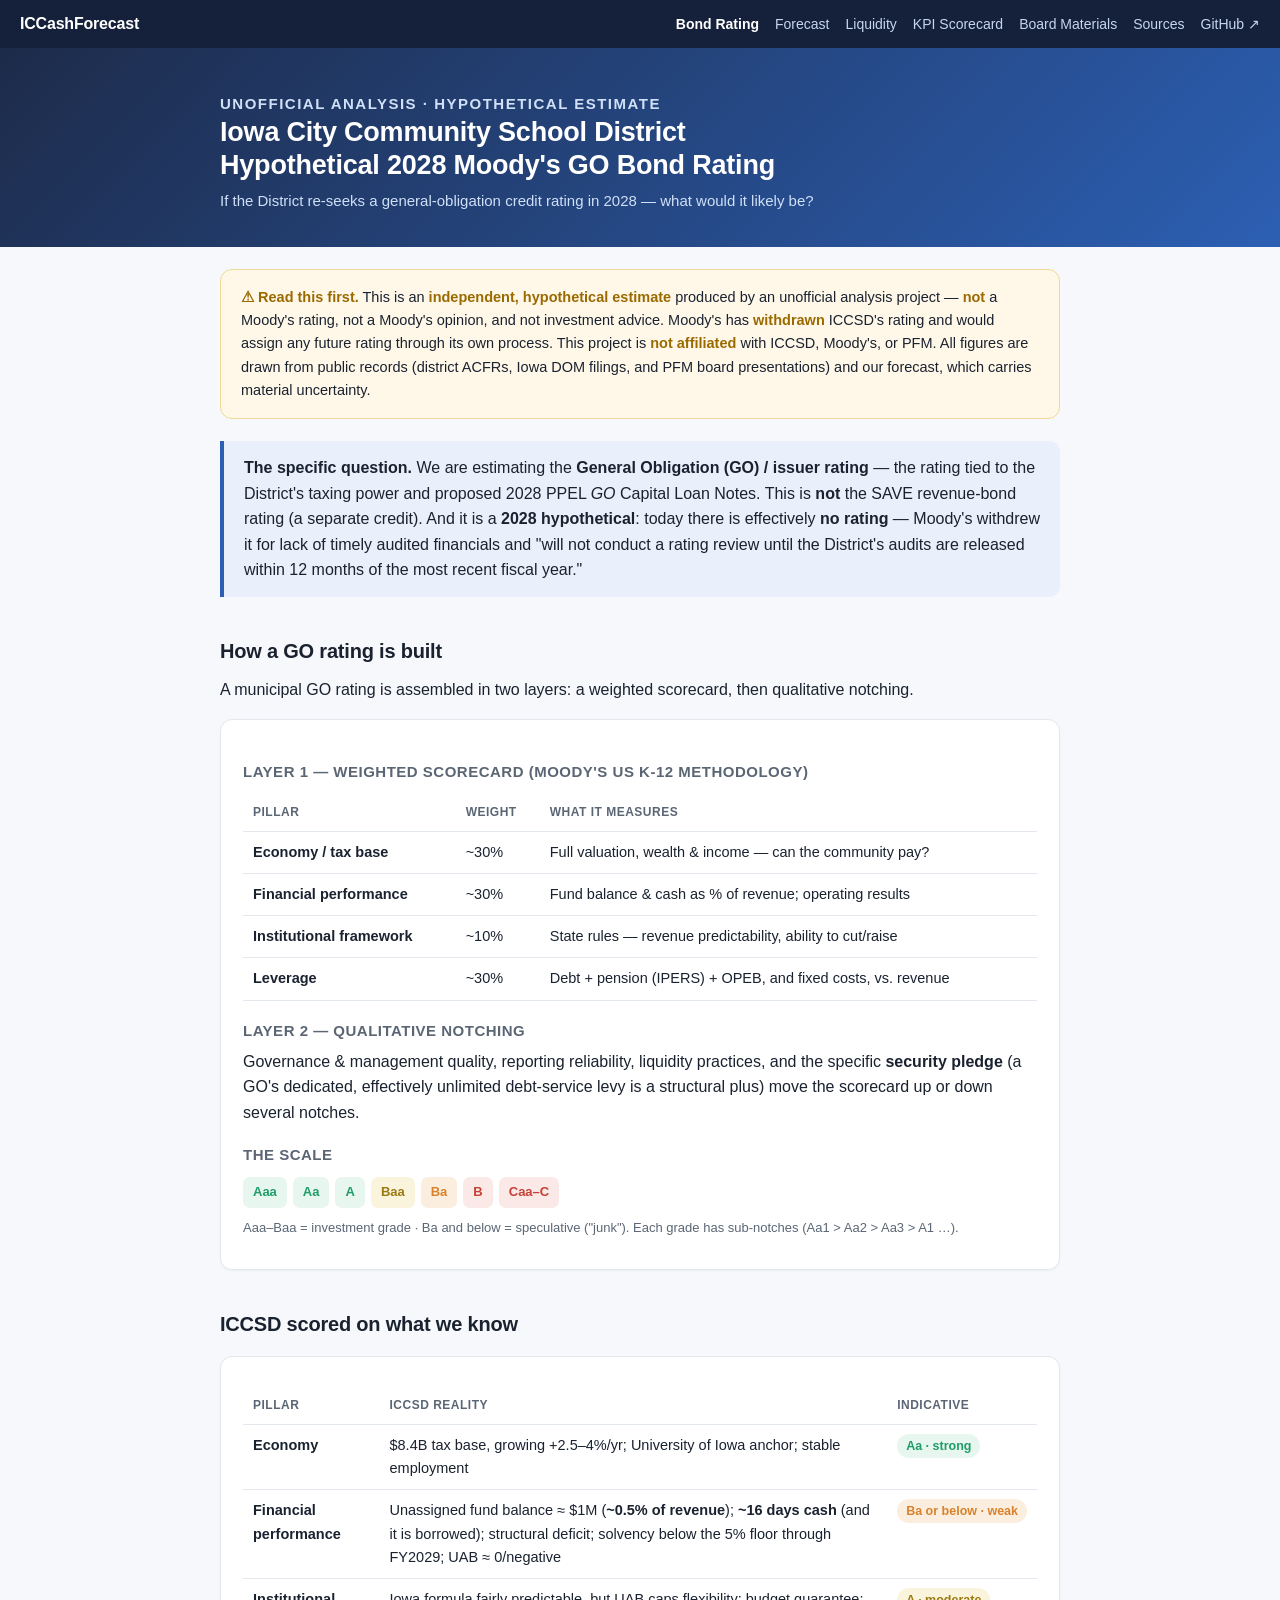
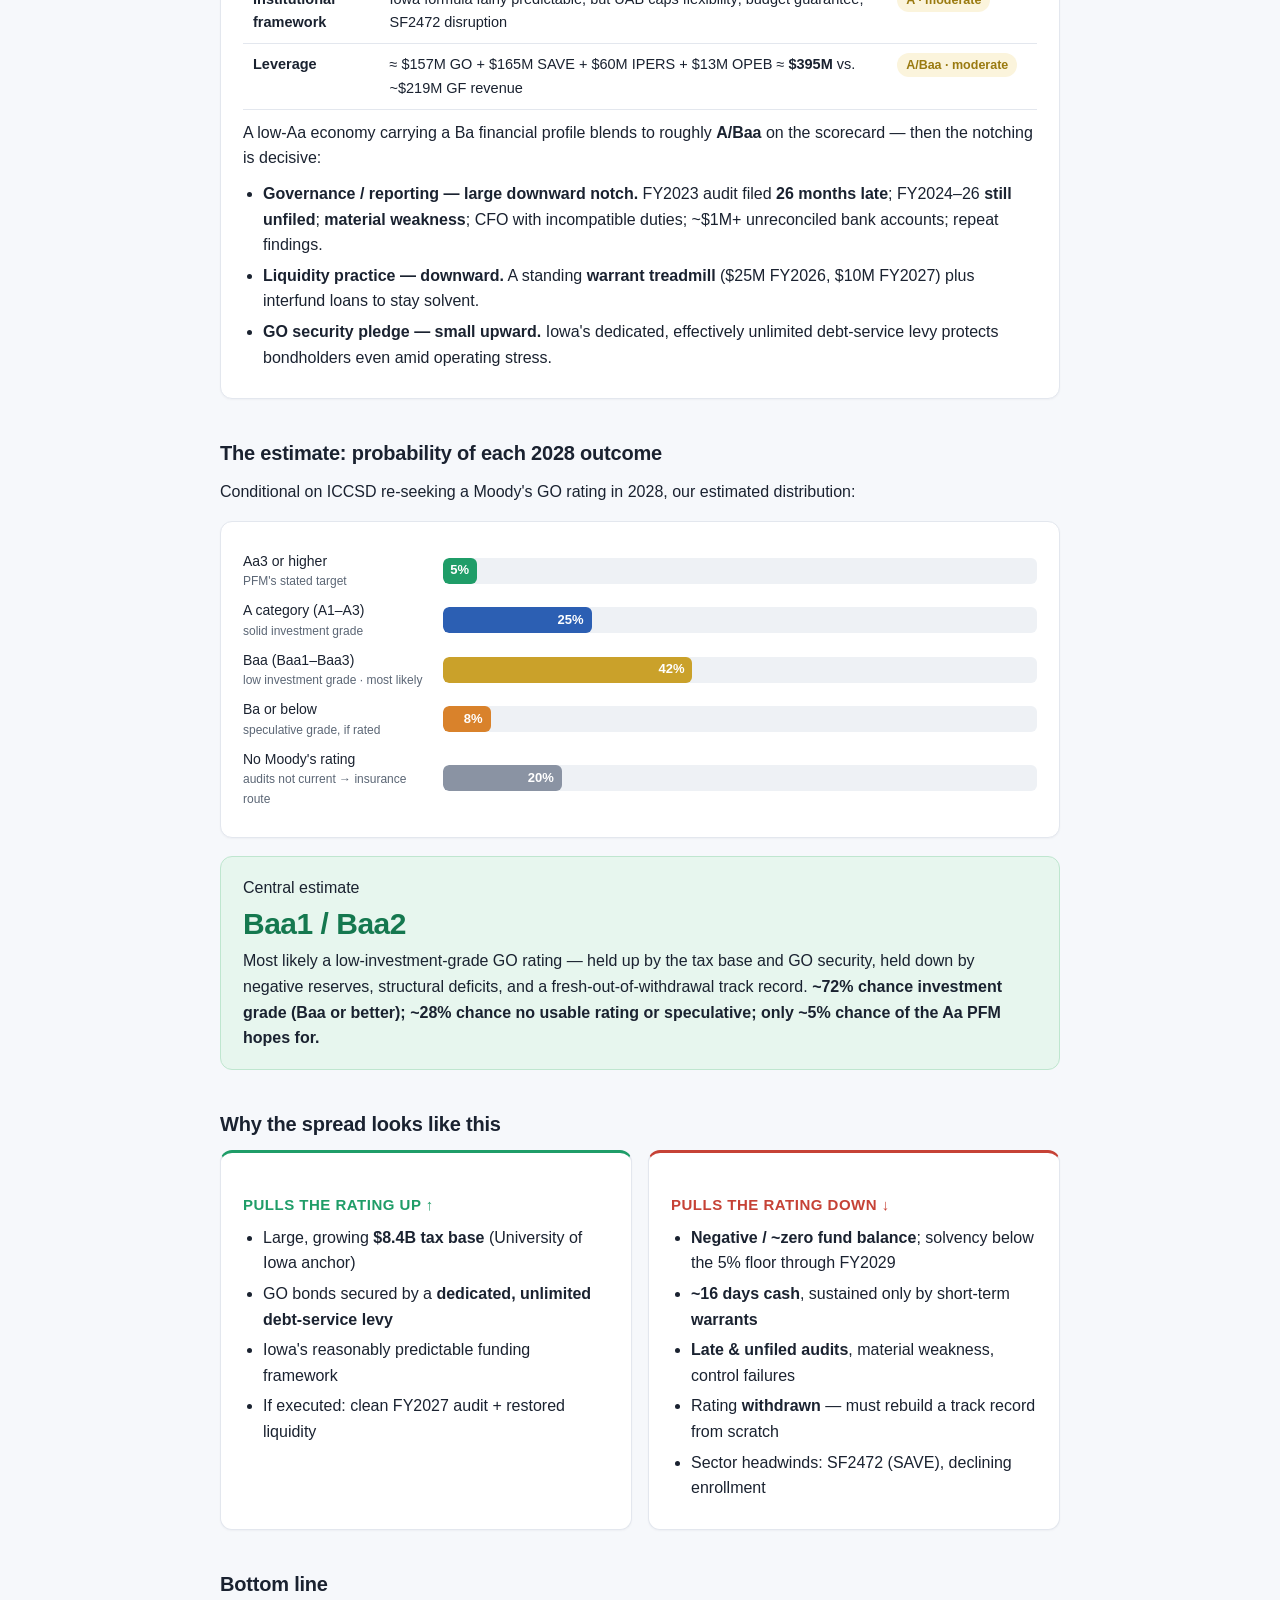
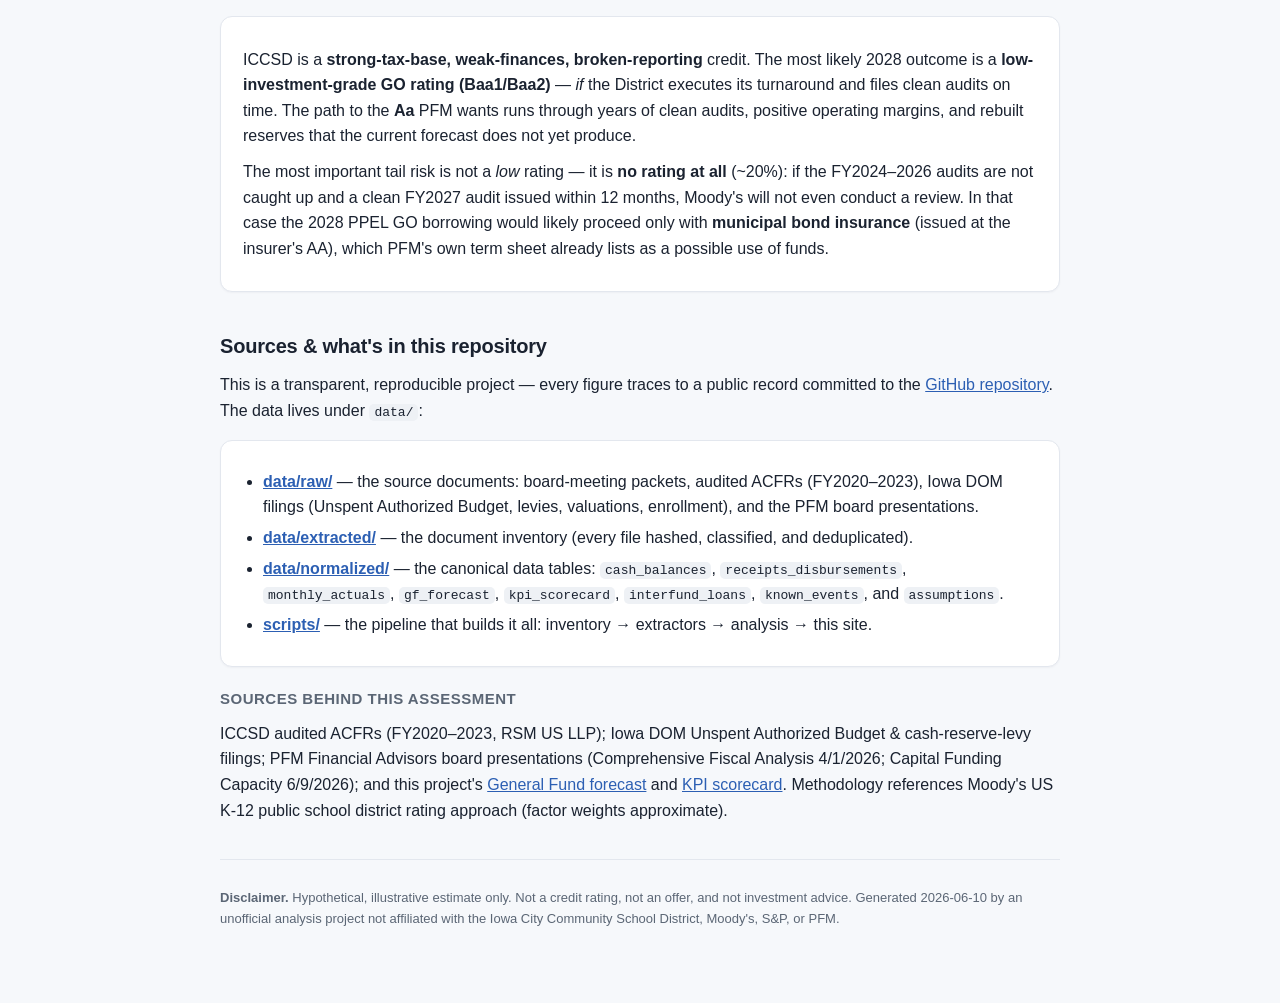
<file: index.html>
<!DOCTYPE html>
<html lang="en">
<head>
<meta charset="utf-8">
<meta name="viewport" content="width=device-width, initial-scale=1">
<title>ICCSD Bond Rating Assessment — ICCashForecast</title>
<style>
:root{
  --ink:#1a2230; --muted:#5b6675; --line:#e3e7ee; --bg:#f6f8fb; --card:#fff;
  --green:#1f9d68; --green-bg:#e7f6ee; --yellow:#caa12a; --yellow-bg:#fbf4dc;
  --orange:#d9822b; --orange-bg:#fbeede; --red:#c64236; --red-bg:#fae9e7;
  --gray:#8a93a3; --gray-bg:#eef1f5; --blue:#2c5fb3; --blue-bg:#e9f0fb;
}
*{box-sizing:border-box}
body{margin:0;background:var(--bg);color:var(--ink);
  font:16px/1.6 -apple-system,BlinkMacSystemFont,"Segoe UI",Roboto,Helvetica,Arial,sans-serif;}
.wrap{max-width:880px;margin:0 auto;padding:0 20px 64px;}
.topnav{background:#15203a;color:#fff;position:sticky;top:0;z-index:10;
  display:flex;flex-wrap:wrap;align-items:center;gap:6px 18px;padding:11px 20px;}
.topnav .brand{font-weight:800;color:#fff;text-decoration:none;font-size:16px;margin-right:auto;letter-spacing:-.2px}
.topnav .links{display:flex;flex-wrap:wrap;gap:4px 16px}
.topnav a{color:#c7d6ef;text-decoration:none;font-size:14px}
.topnav a:hover{color:#fff}
.topnav a[aria-current=page]{color:#fff;font-weight:700}
header.hero{background:linear-gradient(135deg,#1d2b4a,#2c5fb3);color:#fff;padding:40px 0 34px;}
header.hero .wrap{padding-bottom:0}
h1{margin:0 0 6px;font-size:27px;line-height:1.25;letter-spacing:-.2px}
header.hero p{margin:4px 0 0;color:#cfe0f7;font-size:15px}
.kicker{text-transform:uppercase;letter-spacing:1.5px;font-size:12px;color:#9db8e4;margin:0 0 10px;font-weight:600}
h2{font-size:20px;margin:38px 0 10px;letter-spacing:-.2px}
h3{font-size:15px;margin:20px 0 6px;color:var(--muted);text-transform:uppercase;letter-spacing:.5px}
a{color:var(--blue)}
p{margin:10px 0}
.card{background:var(--card);border:1px solid var(--line);border-radius:12px;padding:20px 22px;margin:16px 0;
  box-shadow:0 1px 2px rgba(20,30,50,.04)}
.disclaimer{background:#fff8e9;border:1px solid #f0d896;border-radius:12px;padding:16px 20px;margin:22px 0;font-size:14.5px}
.disclaimer b{color:#9a6a00}
.q{background:var(--blue-bg);border-left:4px solid var(--blue);border-radius:0 10px 10px 0;padding:14px 20px;margin:16px 0}
table{width:100%;border-collapse:collapse;margin:10px 0;font-size:14.5px}
th,td{text-align:left;padding:9px 10px;border-bottom:1px solid var(--line);vertical-align:top}
th{font-size:12px;text-transform:uppercase;letter-spacing:.5px;color:var(--muted)}
td.w{white-space:nowrap;font-variant-numeric:tabular-nums}
code{background:#eef1f5;border-radius:5px;padding:1px 5px;font-size:13px;
  font-family:ui-monospace,SFMono-Regular,Menlo,Consolas,monospace}
.pill{display:inline-block;padding:2px 9px;border-radius:999px;font-size:12.5px;font-weight:700;white-space:nowrap}
.p-green{background:var(--green-bg);color:var(--green)}
.p-yellow{background:var(--yellow-bg);color:#9a7a10}
.p-orange{background:var(--orange-bg);color:var(--orange)}
.p-red{background:var(--red-bg);color:var(--red)}
.bar{display:flex;align-items:center;gap:12px;margin:8px 0}
.bar .lbl{flex:0 0 188px;font-size:14px}
.bar .lbl small{display:block;color:var(--muted);font-size:12px;font-weight:400}
.bar .track{flex:1;background:#eef1f5;border-radius:6px;height:26px;position:relative;overflow:hidden}
.bar .fill{height:100%;border-radius:6px;display:flex;align-items:center;justify-content:flex-end;
  padding-right:8px;color:#fff;font-size:13px;font-weight:700;min-width:34px}
.f-green{background:var(--green)} .f-blue{background:var(--blue)}
.f-yellow{background:var(--yellow)} .f-orange{background:var(--orange)} .f-gray{background:var(--gray)}
.callout{background:var(--green-bg);border:1px solid #bfe6cf;border-radius:12px;padding:18px 22px;margin:18px 0}
.callout .big{font-size:30px;font-weight:800;color:#15784f;letter-spacing:-.5px}
.two{display:grid;grid-template-columns:1fr 1fr;gap:16px}
.two .card{margin:0}
.up{border-top:3px solid var(--green)} .down{border-top:3px solid var(--red)}
ul,ol{margin:8px 0;padding-left:20px} li{margin:5px 0}
.scale{display:flex;flex-wrap:wrap;gap:6px;margin:10px 0}
.scale span{padding:5px 10px;border-radius:7px;font-size:13px;font-weight:700}
footer{color:var(--muted);font-size:13px;border-top:1px solid var(--line);margin-top:36px;padding-top:18px}
.src{font-size:13px;color:var(--muted)}
@media(max-width:620px){.two{grid-template-columns:1fr}.bar .lbl{flex-basis:130px}}
</style>
</head>
<body>
<nav class="topnav"><a class="brand" href="index.html">ICCashForecast</a><div class="links"><a href="index.html" aria-current=page>Bond Rating</a><a href="docs/forecast.html">Forecast</a><a href="docs/liquidity.html">Liquidity</a><a href="docs/kpi_scorecard.html">KPI Scorecard</a><a href="docs/board_materials_triage.html">Board Materials</a><a href="#sources">Sources</a><a href="https://github.com/michael480th/ICCashForecast">GitHub ↗</a></div></nav>
<header class="hero">
  <div class="wrap">
    <p class="kicker">Unofficial Analysis · Hypothetical Estimate</p>
    <h1>Iowa City Community School District<br>Hypothetical 2028 Moody's GO Bond Rating</h1>
    <p>If the District re-seeks a general-obligation credit rating in 2028 — what would it likely be?</p>
  </div>
</header>
<div class="wrap">

  <div class="disclaimer">
    <b>⚠ Read this first.</b> This is an <b>independent, hypothetical estimate</b> produced by an
    unofficial analysis project — <b>not</b> a Moody's rating, not a Moody's opinion, and not
    investment advice. Moody's has <b>withdrawn</b> ICCSD's rating and would assign any future rating
    through its own process. This project is <b>not affiliated</b> with ICCSD, Moody's, or PFM. All
    figures are drawn from public records (district ACFRs, Iowa DOM filings, and PFM board
    presentations) and our forecast, which carries material uncertainty.
  </div>

  <div class="q">
    <b>The specific question.</b> We are estimating the <b>General Obligation (GO) / issuer rating</b>
    — the rating tied to the District's taxing power and proposed 2028 PPEL <em>GO</em> Capital Loan
    Notes. This is <b>not</b> the SAVE revenue-bond rating (a separate credit). And it is a
    <b>2028 hypothetical</b>: today there is effectively <b>no rating</b> — Moody's withdrew it for
    lack of timely audited financials and "will not conduct a rating review until the District's
    audits are released within 12 months of the most recent fiscal year."
  </div>

  <h2>How a GO rating is built</h2>
  <p>A municipal GO rating is assembled in two layers: a weighted scorecard, then qualitative
  notching.</p>

  <div class="card">
    <h3>Layer 1 — Weighted scorecard (Moody's US K-12 methodology)</h3>
    <table>
      <tr><th>Pillar</th><th class="w">Weight</th><th>What it measures</th></tr>
      <tr><td><b>Economy / tax base</b></td><td class="w">~30%</td><td>Full valuation, wealth & income — can the community pay?</td></tr>
      <tr><td><b>Financial performance</b></td><td class="w">~30%</td><td>Fund balance & cash as % of revenue; operating results</td></tr>
      <tr><td><b>Institutional framework</b></td><td class="w">~10%</td><td>State rules — revenue predictability, ability to cut/raise</td></tr>
      <tr><td><b>Leverage</b></td><td class="w">~30%</td><td>Debt + pension (IPERS) + OPEB, and fixed costs, vs. revenue</td></tr>
    </table>
    <h3 style="margin-top:18px">Layer 2 — Qualitative notching</h3>
    <p style="margin:6px 0">Governance & management quality, reporting reliability, liquidity
    practices, and the specific <b>security pledge</b> (a GO's dedicated, effectively unlimited
    debt-service levy is a structural plus) move the scorecard up or down several notches.</p>
    <h3 style="margin-top:18px">The scale</h3>
    <div class="scale">
      <span class="p-green">Aaa</span><span class="p-green">Aa</span><span class="p-green">A</span>
      <span class="p-yellow">Baa</span>
      <span class="p-orange">Ba</span><span class="p-red">B</span><span class="p-red">Caa–C</span>
    </div>
    <p class="src">Aaa–Baa = investment grade · Ba and below = speculative ("junk"). Each grade has
    sub-notches (Aa1 &gt; Aa2 &gt; Aa3 &gt; A1 …).</p>
  </div>

  <h2>ICCSD scored on what we know</h2>
  <div class="card">
    <table>
      <tr><th>Pillar</th><th>ICCSD reality</th><th class="w">Indicative</th></tr>
      <tr>
        <td><b>Economy</b></td>
        <td>$8.4B tax base, growing +2.5–4%/yr; University of Iowa anchor; stable employment</td>
        <td class="w"><span class="pill p-green">Aa · strong</span></td>
      </tr>
      <tr>
        <td><b>Financial performance</b></td>
        <td>Unassigned fund balance ≈ $1M (<b>~0.5% of revenue</b>); <b>~16 days cash</b> (and it is
          borrowed); structural deficit; solvency below the 5% floor through FY2029; UAB ≈ 0/negative</td>
        <td class="w"><span class="pill p-orange">Ba or below · weak</span></td>
      </tr>
      <tr>
        <td><b>Institutional framework</b></td>
        <td>Iowa formula fairly predictable, but UAB caps flexibility; budget guarantee; SF2472 disruption</td>
        <td class="w"><span class="pill p-yellow">A · moderate</span></td>
      </tr>
      <tr>
        <td><b>Leverage</b></td>
        <td>≈ $157M GO + $165M SAVE + $60M IPERS + $13M OPEB ≈ <b>$395M</b> vs. ~$219M GF revenue</td>
        <td class="w"><span class="pill p-yellow">A/Baa · moderate</span></td>
      </tr>
    </table>
    <p>A low-Aa economy carrying a Ba financial profile blends to roughly <b>A/Baa</b> on the
    scorecard — then the notching is decisive:</p>
    <ul>
      <li><b>Governance / reporting — large downward notch.</b> FY2023 audit filed <b>26 months
        late</b>; FY2024–26 <b>still unfiled</b>; <b>material weakness</b>; CFO with incompatible
        duties; ~$1M+ unreconciled bank accounts; repeat findings.</li>
      <li><b>Liquidity practice — downward.</b> A standing <b>warrant treadmill</b> ($25M FY2026,
        $10M FY2027) plus interfund loans to stay solvent.</li>
      <li><b>GO security pledge — small upward.</b> Iowa's dedicated, effectively unlimited
        debt-service levy protects bondholders even amid operating stress.</li>
    </ul>
  </div>

  <h2>The estimate: probability of each 2028 outcome</h2>
  <p>Conditional on ICCSD re-seeking a Moody's GO rating in 2028, our estimated distribution:</p>

  <div class="card">
    <div class="bar"><div class="lbl">Aa3 or higher<small>PFM's stated target</small></div>
      <div class="track"><div class="fill f-green" style="width:5%">5%</div></div></div>
    <div class="bar"><div class="lbl">A category (A1–A3)<small>solid investment grade</small></div>
      <div class="track"><div class="fill f-blue" style="width:25%">25%</div></div></div>
    <div class="bar"><div class="lbl">Baa (Baa1–Baa3)<small>low investment grade · most likely</small></div>
      <div class="track"><div class="fill f-yellow" style="width:42%">42%</div></div></div>
    <div class="bar"><div class="lbl">Ba or below<small>speculative grade, if rated</small></div>
      <div class="track"><div class="fill f-orange" style="width:8%">8%</div></div></div>
    <div class="bar"><div class="lbl">No Moody's rating<small>audits not current → insurance route</small></div>
      <div class="track"><div class="fill f-gray" style="width:20%">20%</div></div></div>
  </div>

  <div class="callout">
    <div>Central estimate</div>
    <div class="big">Baa1 / Baa2</div>
    <div>Most likely a low-investment-grade GO rating — held up by the tax base and GO security,
    held down by negative reserves, structural deficits, and a fresh-out-of-withdrawal track record.
    <b>~72% chance investment grade (Baa or better); ~28% chance no usable rating or speculative;
    only ~5% chance of the Aa PFM hopes for.</b></div>
  </div>

  <h2>Why the spread looks like this</h2>
  <div class="two">
    <div class="card up">
      <h3 style="color:var(--green)">Pulls the rating up ↑</h3>
      <ul>
        <li>Large, growing <b>$8.4B tax base</b> (University of Iowa anchor)</li>
        <li>GO bonds secured by a <b>dedicated, unlimited debt-service levy</b></li>
        <li>Iowa's reasonably predictable funding framework</li>
        <li>If executed: clean FY2027 audit + restored liquidity</li>
      </ul>
    </div>
    <div class="card down">
      <h3 style="color:var(--red)">Pulls the rating down ↓</h3>
      <ul>
        <li><b>Negative / ~zero fund balance</b>; solvency below the 5% floor through FY2029</li>
        <li><b>~16 days cash</b>, sustained only by short-term <b>warrants</b></li>
        <li><b>Late & unfiled audits</b>, material weakness, control failures</li>
        <li>Rating <b>withdrawn</b> — must rebuild a track record from scratch</li>
        <li>Sector headwinds: SF2472 (SAVE), declining enrollment</li>
      </ul>
    </div>
  </div>

  <h2>Bottom line</h2>
  <div class="card">
    <p>ICCSD is a <b>strong-tax-base, weak-finances, broken-reporting</b> credit. The most likely
    2028 outcome is a <b>low-investment-grade GO rating (Baa1/Baa2)</b> — <em>if</em> the District
    executes its turnaround and files clean audits on time. The path to the <b>Aa</b> PFM wants runs
    through years of clean audits, positive operating margins, and rebuilt reserves that the current
    forecast does not yet produce.</p>
    <p>The most important tail risk is not a <em>low</em> rating — it is <b>no rating at all</b>
    (~20%): if the FY2024–2026 audits are not caught up and a clean FY2027 audit issued within 12
    months, Moody's will not even conduct a review. In that case the 2028 PPEL GO borrowing would
    likely proceed only with <b>municipal bond insurance</b> (issued at the insurer's AA), which
    PFM's own term sheet already lists as a possible use of funds.</p>
  </div>

  <h2 id="sources">Sources &amp; what's in this repository</h2>
  <p>This is a transparent, reproducible project — every figure traces to a public record committed
  to the <a href="https://github.com/michael480th/ICCashForecast">GitHub repository</a>. The data
  lives under <code>data/</code>:</p>
  <div class="card">
    <ul>
      <li><b><a href="https://github.com/michael480th/ICCashForecast/tree/main/data/raw">data/raw/</a></b>
        — the source documents: board-meeting packets, audited ACFRs (FY2020–2023), Iowa DOM filings
        (Unspent Authorized Budget, levies, valuations, enrollment), and the PFM board presentations.</li>
      <li><b><a href="https://github.com/michael480th/ICCashForecast/tree/main/data/extracted">data/extracted/</a></b>
        — the document inventory (every file hashed, classified, and deduplicated).</li>
      <li><b><a href="https://github.com/michael480th/ICCashForecast/tree/main/data/normalized">data/normalized/</a></b>
        — the canonical data tables: <code>cash_balances</code>, <code>receipts_disbursements</code>,
        <code>monthly_actuals</code>, <code>gf_forecast</code>, <code>kpi_scorecard</code>,
        <code>interfund_loans</code>, <code>known_events</code>, and <code>assumptions</code>.</li>
      <li><b><a href="https://github.com/michael480th/ICCashForecast/tree/main/scripts">scripts/</a></b>
        — the pipeline that builds it all: inventory → extractors → analysis → this site.</li>
    </ul>
  </div>
  <h3>Sources behind this assessment</h3>
  <p>ICCSD audited ACFRs (FY2020–2023, RSM US LLP); Iowa DOM Unspent Authorized Budget &amp;
  cash-reserve-levy filings; PFM Financial Advisors board presentations (Comprehensive Fiscal
  Analysis 4/1/2026; Capital Funding Capacity 6/9/2026); and this project's
  <a href="docs/forecast.html">General Fund forecast</a> and
  <a href="docs/kpi_scorecard.html">KPI scorecard</a>. Methodology references Moody's US K-12 public
  school district rating approach (factor weights approximate).</p>

  <footer>
    <p><b>Disclaimer.</b> Hypothetical, illustrative estimate only. Not a credit rating, not an offer,
    and not investment advice. Generated 2026-06-10 by an unofficial analysis project not affiliated
    with the Iowa City Community School District, Moody's, S&amp;P, or PFM.</p>
  </footer>
</div>
</body>
</html>
</file>
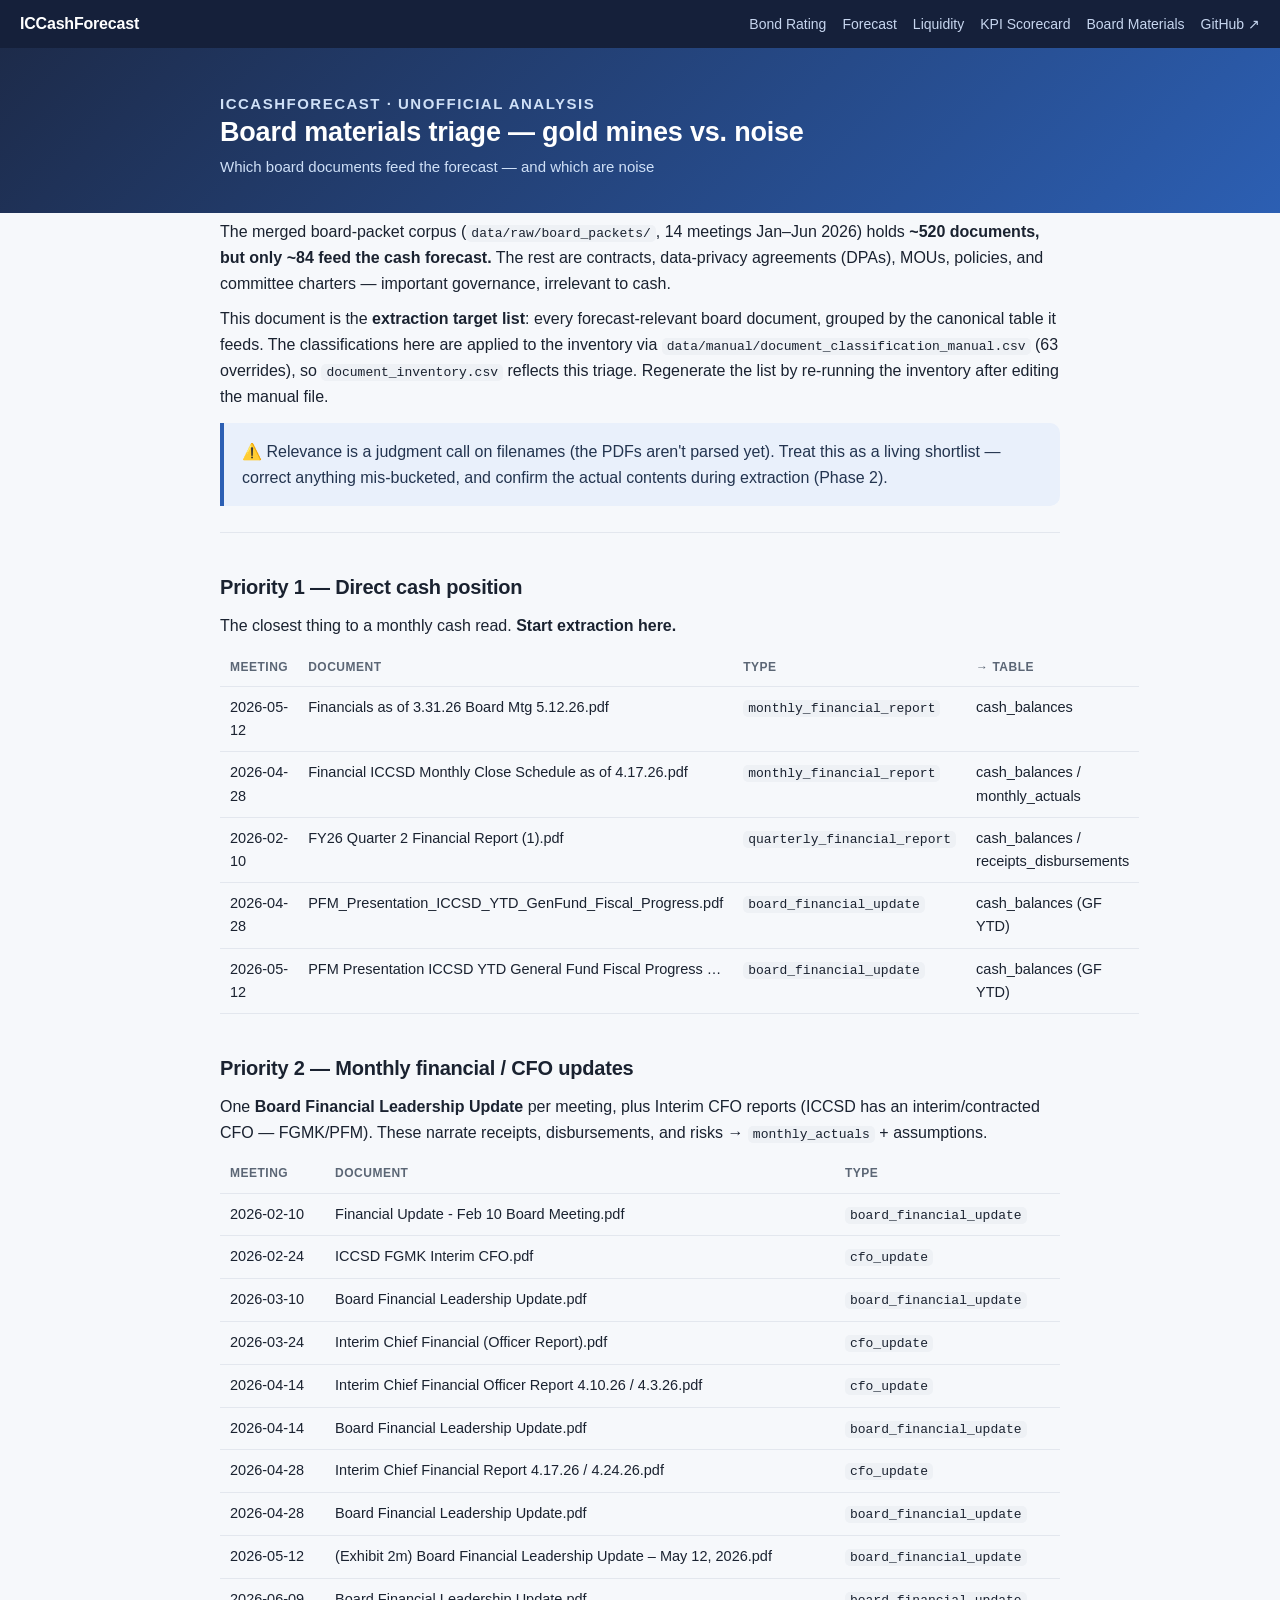
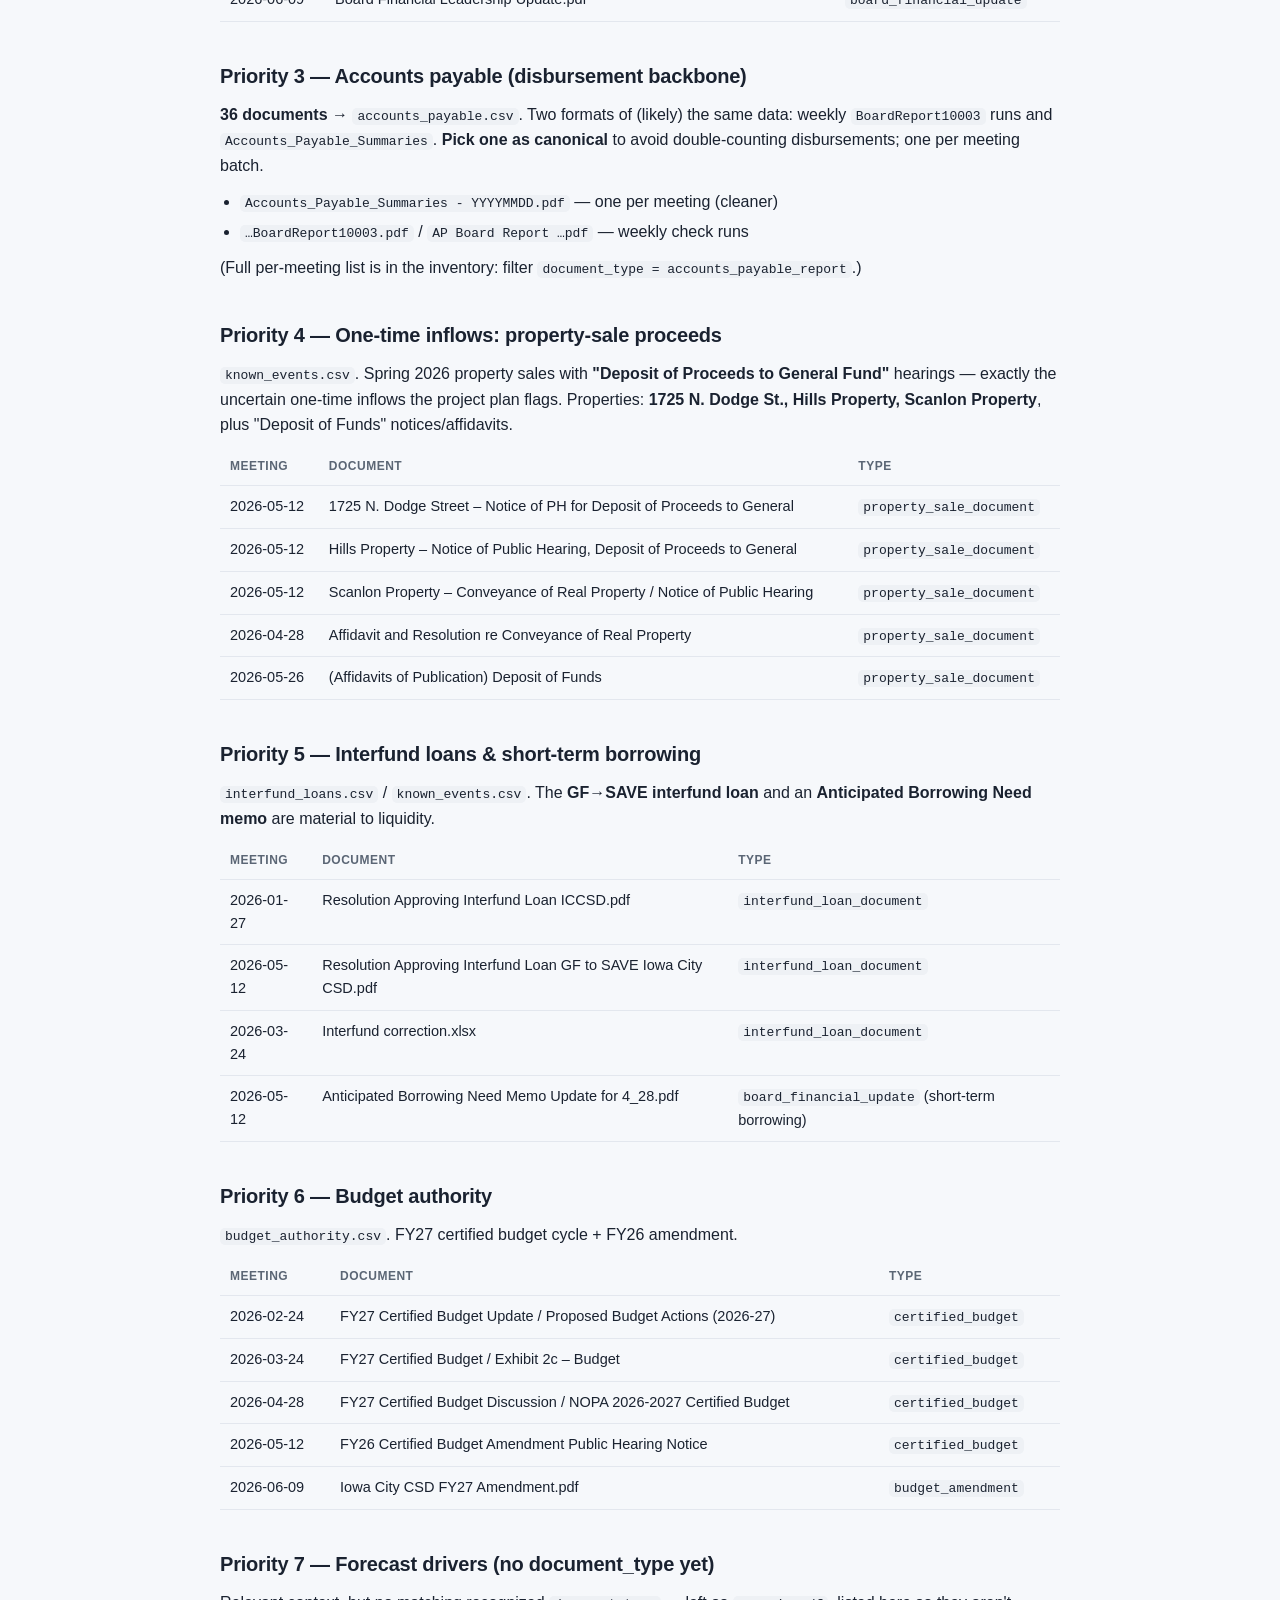
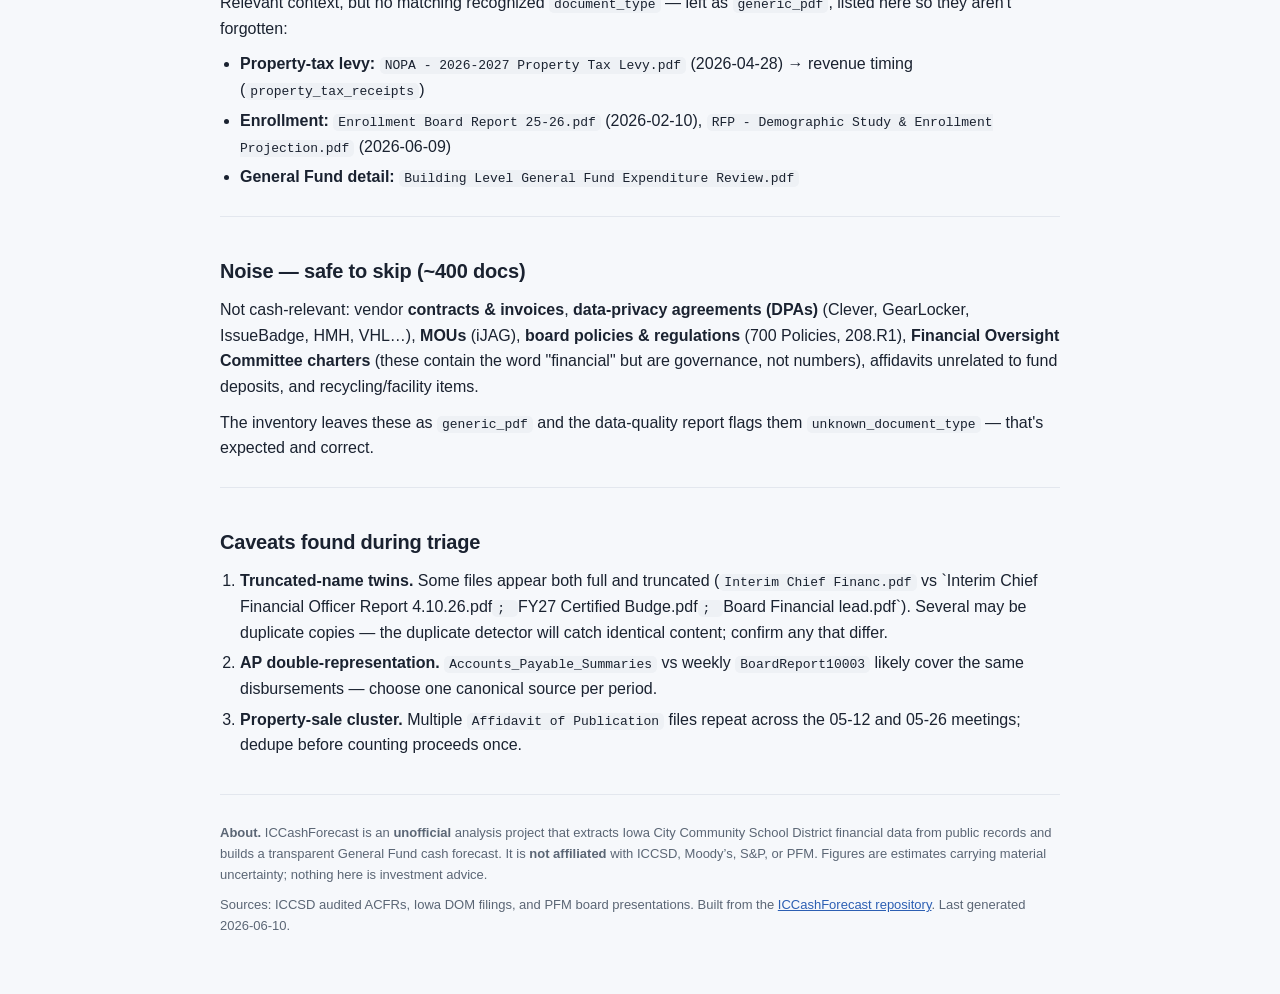
<file: docs/board_materials_triage.html>
<!DOCTYPE html>
<html lang="en">
<head>
<meta charset="utf-8">
<meta name="viewport" content="width=device-width, initial-scale=1">
<title>Board materials triage — gold mines vs. noise — ICCashForecast</title>
<link rel="stylesheet" href="site.css">
</head>
<body>
<nav class="topnav"><a class="brand" href="../index.html">ICCashForecast</a><div class="links"><a href="../index.html">Bond Rating</a><a href="forecast.html">Forecast</a><a href="liquidity.html">Liquidity</a><a href="kpi_scorecard.html">KPI Scorecard</a><a href="board_materials_triage.html" aria-current=page>Board Materials</a><a href="https://github.com/michael480th/ICCashForecast">GitHub ↗</a></div></nav><header class="hero"><div class="wrap"><p class="kicker">ICCashForecast &middot; unofficial analysis</p><h1>Board materials triage — gold mines vs. noise</h1><p>Which board documents feed the forecast — and which are noise</p></div></header><div class="wrap"><main class="content"><p>The merged board-packet corpus (<code>data/raw/board_packets/</code>, 14 meetings Jan–Jun 2026) holds <strong>~520 documents, but only ~84 feed the cash forecast.</strong> The rest are contracts, data-privacy agreements (DPAs), MOUs, policies, and committee charters — important governance, irrelevant to cash.</p>
<p>This document is the <strong>extraction target list</strong>: every forecast-relevant board document, grouped by the canonical table it feeds. The classifications here are applied to the inventory via <code>data/manual/document_classification_manual.csv</code> (63 overrides), so <code>document_inventory.csv</code> reflects this triage. Regenerate the list by re-running the inventory after editing the manual file.</p>
<blockquote><p>⚠️ Relevance is a judgment call on filenames (the PDFs aren't parsed yet). Treat this as a living shortlist — correct anything mis-bucketed, and confirm the actual contents during extraction (Phase 2).</p></blockquote>
<hr>
<h2>Priority 1 — Direct cash position</h2>
<p>The closest thing to a monthly cash read. <strong>Start extraction here.</strong></p>
<table><thead><tr><th>meeting</th><th>document</th><th>type</th><th>→ table</th></tr></thead><tbody><tr><td>2026-05-12</td><td>Financials as of 3.31.26 Board Mtg 5.12.26.pdf</td><td><code>monthly_financial_report</code></td><td>cash_balances</td></tr><tr><td>2026-04-28</td><td>Financial ICCSD Monthly Close Schedule as of 4.17.26.pdf</td><td><code>monthly_financial_report</code></td><td>cash_balances / monthly_actuals</td></tr><tr><td>2026-02-10</td><td>FY26 Quarter 2 Financial Report (1).pdf</td><td><code>quarterly_financial_report</code></td><td>cash_balances / receipts_disbursements</td></tr><tr><td>2026-04-28</td><td>PFM_Presentation_ICCSD_YTD_GenFund_Fiscal_Progress.pdf</td><td><code>board_financial_update</code></td><td>cash_balances (GF YTD)</td></tr><tr><td>2026-05-12</td><td>PFM Presentation ICCSD YTD General Fund Fiscal Progress …</td><td><code>board_financial_update</code></td><td>cash_balances (GF YTD)</td></tr></tbody></table>
<h2>Priority 2 — Monthly financial / CFO updates</h2>
<p>One <strong>Board Financial Leadership Update</strong> per meeting, plus Interim CFO reports (ICCSD has an interim/contracted CFO — FGMK/PFM). These narrate receipts, disbursements, and risks → <code>monthly_actuals</code> + assumptions.</p>
<table><thead><tr><th>meeting</th><th>document</th><th>type</th></tr></thead><tbody><tr><td>2026-02-10</td><td>Financial Update - Feb 10 Board Meeting.pdf</td><td><code>board_financial_update</code></td></tr><tr><td>2026-02-24</td><td>ICCSD FGMK Interim CFO.pdf</td><td><code>cfo_update</code></td></tr><tr><td>2026-03-10</td><td>Board Financial Leadership Update.pdf</td><td><code>board_financial_update</code></td></tr><tr><td>2026-03-24</td><td>Interim Chief Financial (Officer Report).pdf</td><td><code>cfo_update</code></td></tr><tr><td>2026-04-14</td><td>Interim Chief Financial Officer Report 4.10.26 / 4.3.26.pdf</td><td><code>cfo_update</code></td></tr><tr><td>2026-04-14</td><td>Board Financial Leadership Update.pdf</td><td><code>board_financial_update</code></td></tr><tr><td>2026-04-28</td><td>Interim Chief Financial Report 4.17.26 / 4.24.26.pdf</td><td><code>cfo_update</code></td></tr><tr><td>2026-04-28</td><td>Board Financial Leadership Update.pdf</td><td><code>board_financial_update</code></td></tr><tr><td>2026-05-12</td><td>(Exhibit 2m) Board Financial Leadership Update – May 12, 2026.pdf</td><td><code>board_financial_update</code></td></tr><tr><td>2026-06-09</td><td>Board Financial Leadership Update.pdf</td><td><code>board_financial_update</code></td></tr></tbody></table>
<h2>Priority 3 — Accounts payable (disbursement backbone)</h2>
<p><strong>36 documents</strong> → <code>accounts_payable.csv</code>. Two formats of (likely) the same data: weekly <code>BoardReport10003</code> runs and <code>Accounts_Payable_Summaries</code>. <strong>Pick one as canonical</strong> to avoid double-counting disbursements; one per meeting batch.</p>
<ul><li><code>Accounts_Payable_Summaries - YYYYMMDD.pdf</code> — one per meeting (cleaner)</li><li><code>…BoardReport10003.pdf</code> / <code>AP Board Report …pdf</code> — weekly check runs</li></ul>
<p>(Full per-meeting list is in the inventory: filter <code>document_type = accounts_payable_report</code>.)</p>
<h2>Priority 4 — One-time inflows: property-sale proceeds</h2>
<p><code>known_events.csv</code>. Spring 2026 property sales with <strong>"Deposit of Proceeds to General Fund"</strong> hearings — exactly the uncertain one-time inflows the project plan flags. Properties: <strong>1725 N. Dodge St., Hills Property, Scanlon Property</strong>, plus "Deposit of Funds" notices/affidavits.</p>
<table><thead><tr><th>meeting</th><th>document</th><th>type</th></tr></thead><tbody><tr><td>2026-05-12</td><td>1725 N. Dodge Street – Notice of PH for Deposit of Proceeds to General</td><td><code>property_sale_document</code></td></tr><tr><td>2026-05-12</td><td>Hills Property – Notice of Public Hearing, Deposit of Proceeds to General</td><td><code>property_sale_document</code></td></tr><tr><td>2026-05-12</td><td>Scanlon Property – Conveyance of Real Property / Notice of Public Hearing</td><td><code>property_sale_document</code></td></tr><tr><td>2026-04-28</td><td>Affidavit and Resolution re Conveyance of Real Property</td><td><code>property_sale_document</code></td></tr><tr><td>2026-05-26</td><td>(Affidavits of Publication) Deposit of Funds</td><td><code>property_sale_document</code></td></tr></tbody></table>
<h2>Priority 5 — Interfund loans &amp; short-term borrowing</h2>
<p><code>interfund_loans.csv</code> / <code>known_events.csv</code>. The <strong>GF→SAVE interfund loan</strong> and an <strong>Anticipated Borrowing Need memo</strong> are material to liquidity.</p>
<table><thead><tr><th>meeting</th><th>document</th><th>type</th></tr></thead><tbody><tr><td>2026-01-27</td><td>Resolution Approving Interfund Loan ICCSD.pdf</td><td><code>interfund_loan_document</code></td></tr><tr><td>2026-05-12</td><td>Resolution Approving Interfund Loan GF to SAVE Iowa City CSD.pdf</td><td><code>interfund_loan_document</code></td></tr><tr><td>2026-03-24</td><td>Interfund correction.xlsx</td><td><code>interfund_loan_document</code></td></tr><tr><td>2026-05-12</td><td>Anticipated Borrowing Need Memo Update for 4_28.pdf</td><td><code>board_financial_update</code> (short-term borrowing)</td></tr></tbody></table>
<h2>Priority 6 — Budget authority</h2>
<p><code>budget_authority.csv</code>. FY27 certified budget cycle + FY26 amendment.</p>
<table><thead><tr><th>meeting</th><th>document</th><th>type</th></tr></thead><tbody><tr><td>2026-02-24</td><td>FY27 Certified Budget Update / Proposed Budget Actions (2026-27)</td><td><code>certified_budget</code></td></tr><tr><td>2026-03-24</td><td>FY27 Certified Budget / Exhibit 2c – Budget</td><td><code>certified_budget</code></td></tr><tr><td>2026-04-28</td><td>FY27 Certified Budget Discussion / NOPA 2026-2027 Certified Budget</td><td><code>certified_budget</code></td></tr><tr><td>2026-05-12</td><td>FY26 Certified Budget Amendment Public Hearing Notice</td><td><code>certified_budget</code></td></tr><tr><td>2026-06-09</td><td>Iowa City CSD FY27 Amendment.pdf</td><td><code>budget_amendment</code></td></tr></tbody></table>
<h2>Priority 7 — Forecast drivers (no document_type yet)</h2>
<p>Relevant context, but no matching recognized <code>document_type</code> — left as <code>generic_pdf</code>, listed here so they aren't forgotten:</p>
<ul><li><strong>Property-tax levy:</strong> <code>NOPA - 2026-2027 Property Tax Levy.pdf</code> (2026-04-28) → revenue timing (<code>property_tax_receipts</code>)</li><li><strong>Enrollment:</strong> <code>Enrollment Board Report 25-26.pdf</code> (2026-02-10), <code>RFP - Demographic Study &amp; Enrollment Projection.pdf</code> (2026-06-09)</li><li><strong>General Fund detail:</strong> <code>Building Level General Fund Expenditure Review.pdf</code></li></ul>
<hr>
<h2>Noise — safe to skip (~400 docs)</h2>
<p>Not cash-relevant: vendor <strong>contracts &amp; invoices</strong>, <strong>data-privacy agreements (DPAs)</strong> (Clever, GearLocker, IssueBadge, HMH, VHL…), <strong>MOUs</strong> (iJAG), <strong>board policies &amp; regulations</strong> (700 Policies, 208.R1), <strong>Financial Oversight Committee charters</strong> (these contain the word "financial" but are governance, not numbers), affidavits unrelated to fund deposits, and recycling/facility items.</p>
<p>The inventory leaves these as <code>generic_pdf</code> and the data-quality report flags them <code>unknown_document_type</code> — that's expected and correct.</p>
<hr>
<h2>Caveats found during triage</h2>
<ol><li><strong>Truncated-name twins.</strong> Some files appear both full and truncated (<code>Interim Chief Financ.pdf</code> vs `Interim Chief Financial Officer Report 4.10.26.pdf<code>; </code>FY27 Certified Budge.pdf<code>; </code>Board Financial lead.pdf`). Several may be duplicate copies — the duplicate detector will catch identical content; confirm any that differ.</li><li><strong>AP double-representation.</strong> <code>Accounts_Payable_Summaries</code> vs weekly <code>BoardReport10003</code> likely cover the same disbursements — choose one canonical source per period.</li><li><strong>Property-sale cluster.</strong> Multiple <code>Affidavit of Publication</code> files repeat across the 05-12 and 05-26 meetings; dedupe before counting proceeds once.</li></ol></main><footer><p><b>About.</b> ICCashForecast is an <b>unofficial</b> analysis project that extracts Iowa City Community School District financial data from public records and builds a transparent General Fund cash forecast. It is <b>not affiliated</b> with ICCSD, Moody&rsquo;s, S&amp;P, or PFM. Figures are estimates carrying material uncertainty; nothing here is investment advice.</p><p class="src">Sources: ICCSD audited ACFRs, Iowa DOM filings, and PFM board presentations. Built from the <a href="https://github.com/michael480th/ICCashForecast">ICCashForecast repository</a>. Last generated 2026-06-10.</p></footer></div>
</body>
</html>
</file>
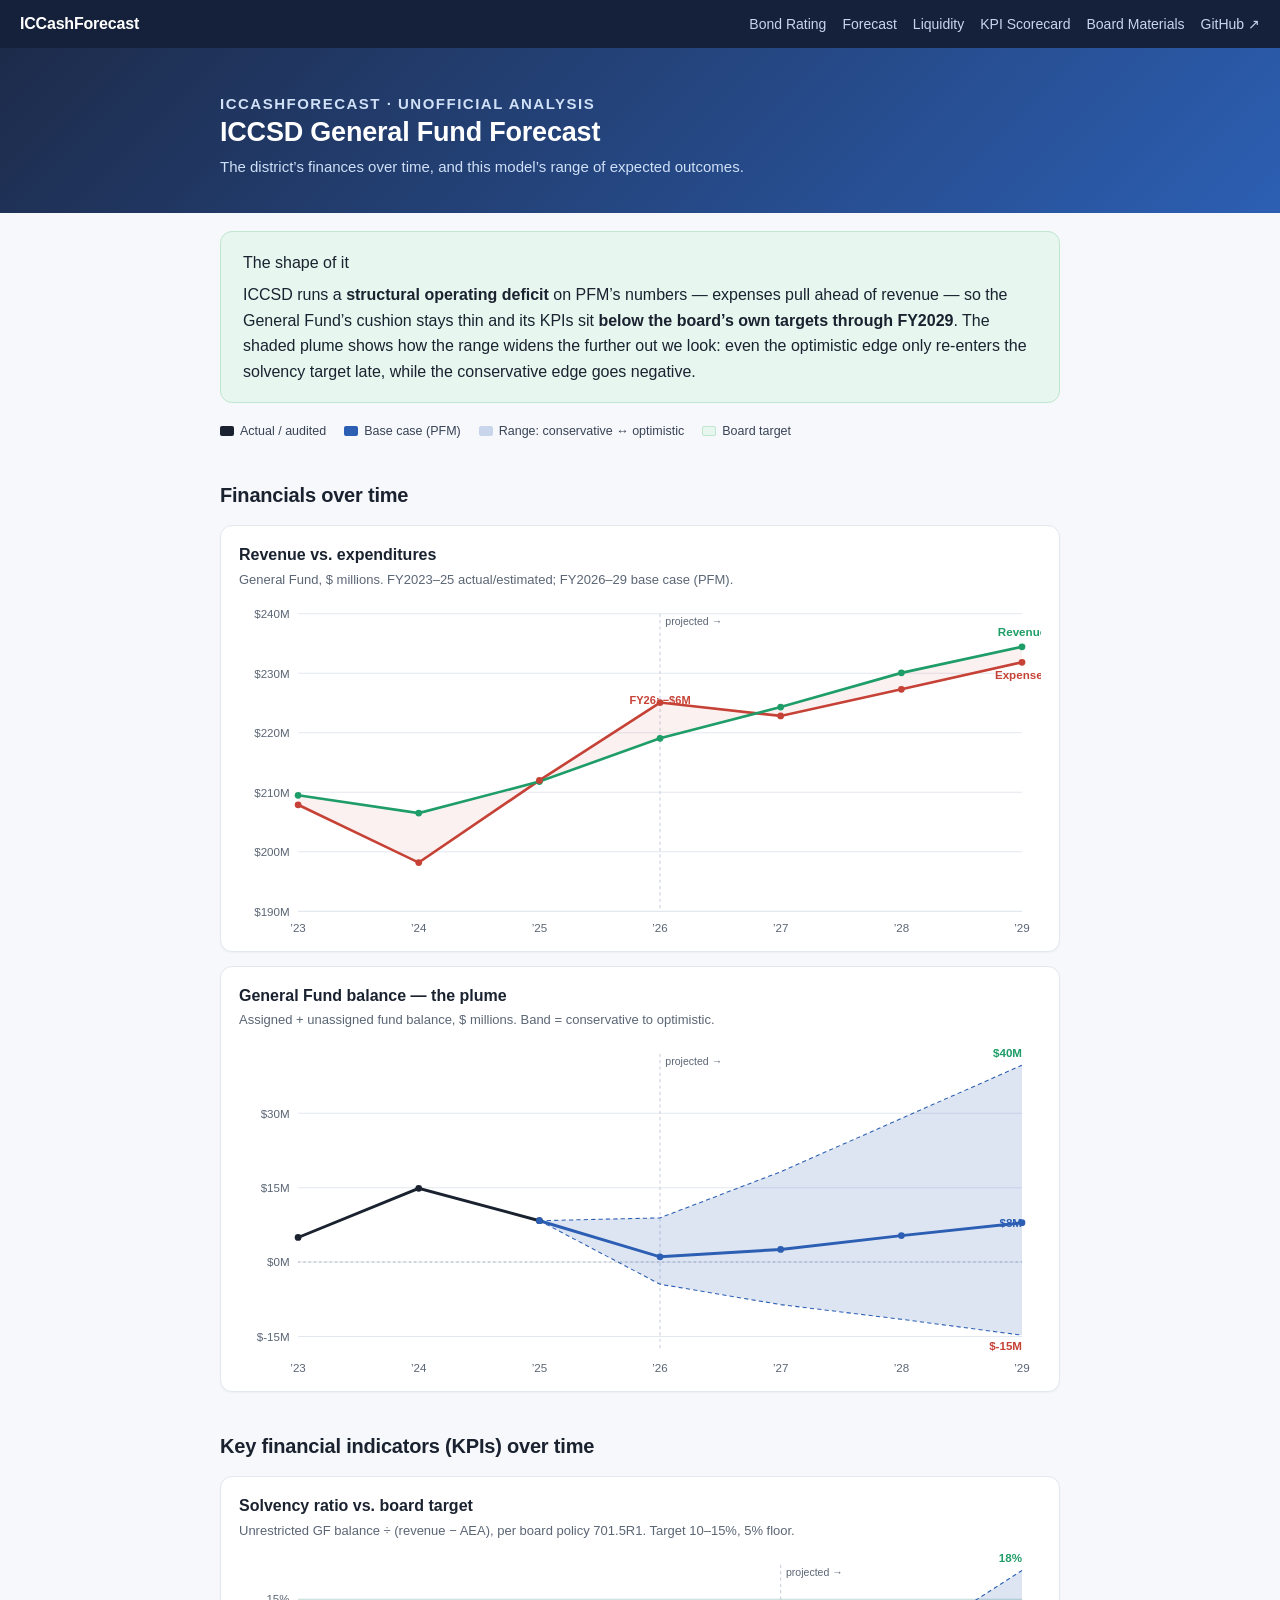
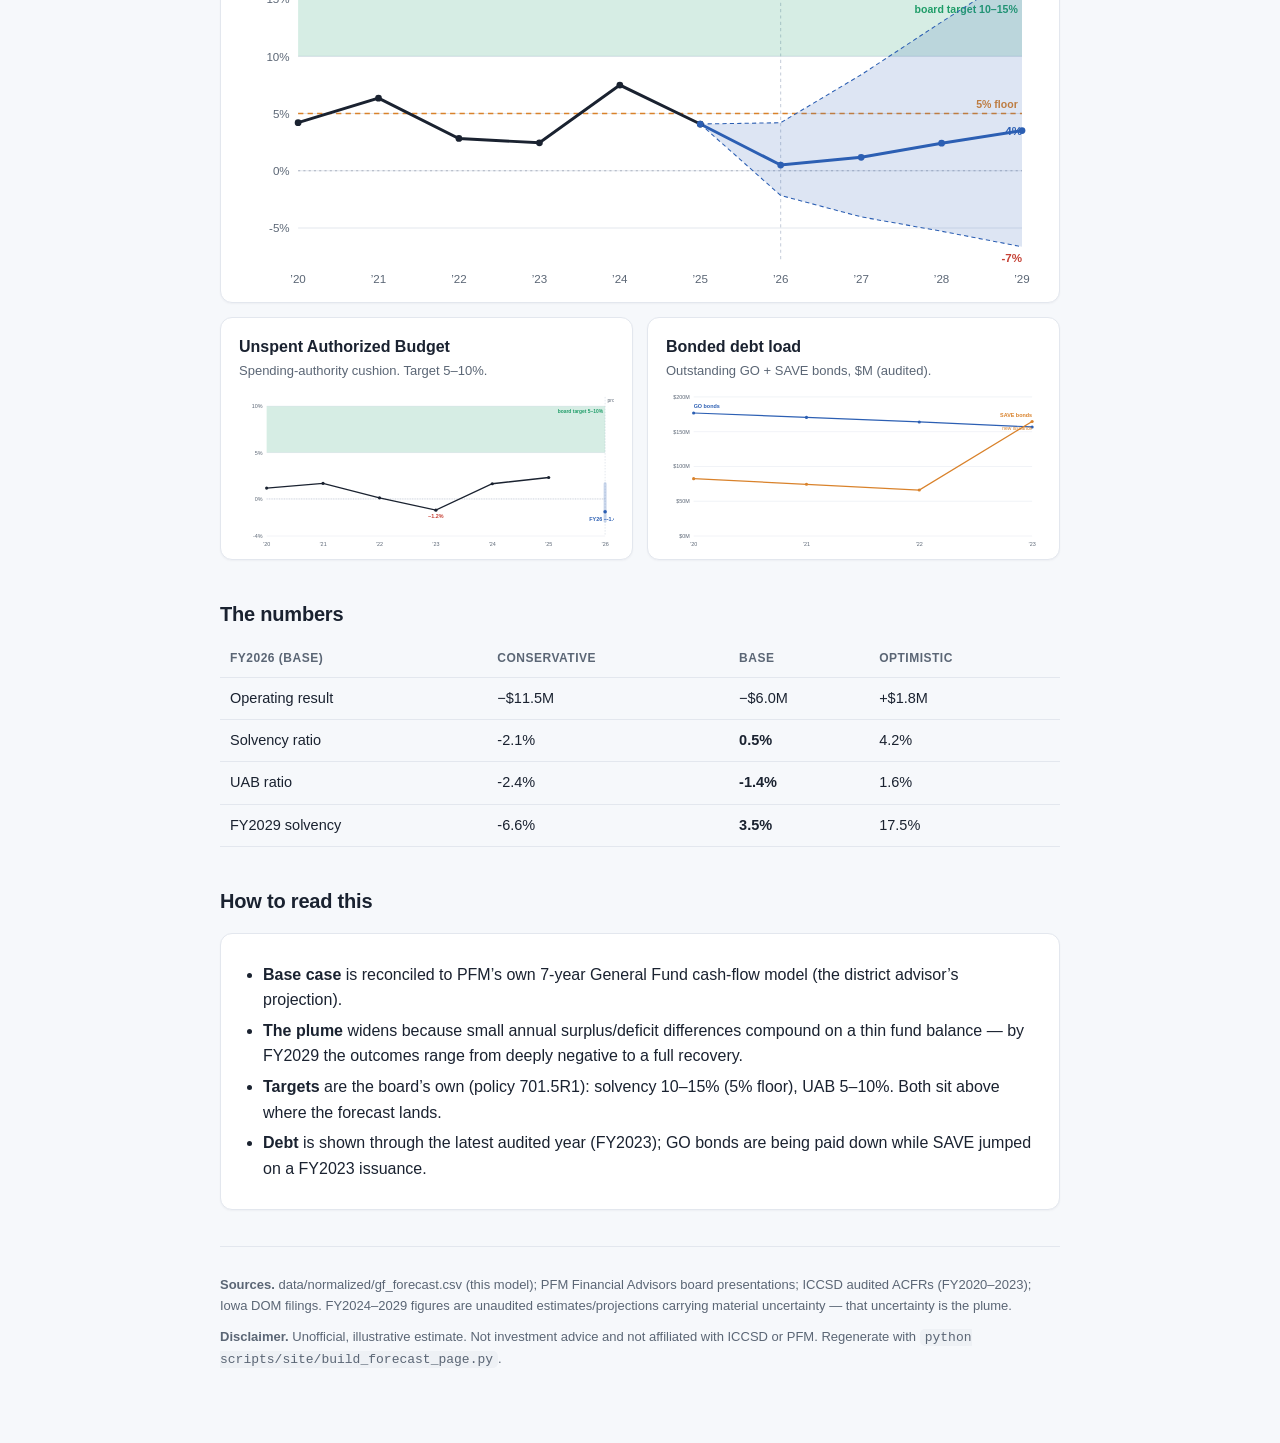
<file: docs/forecast.html>
<!DOCTYPE html>
<html lang="en"><head>
<meta charset="utf-8"><meta name="viewport" content="width=device-width, initial-scale=1">
<title>ICCSD General Fund Forecast — ICCashForecast</title>
<style>
/* ICCashForecast — shared site styles */
:root{
  --ink:#1a2230; --muted:#5b6675; --line:#e3e7ee; --bg:#f6f8fb; --card:#fff;
  --green:#1f9d68; --green-bg:#e7f6ee; --yellow:#caa12a; --yellow-bg:#fbf4dc;
  --orange:#d9822b; --orange-bg:#fbeede; --red:#c64236; --red-bg:#fae9e7;
  --gray:#8a93a3; --gray-bg:#eef1f5; --blue:#2c5fb3; --blue-bg:#e9f0fb;
}
*{box-sizing:border-box}
body{margin:0;background:var(--bg);color:var(--ink);
  font:16px/1.6 -apple-system,BlinkMacSystemFont,"Segoe UI",Roboto,Helvetica,Arial,sans-serif;}
.wrap{max-width:880px;margin:0 auto;padding:0 20px 64px;}

/* top nav */
.topnav{background:#15203a;color:#fff;position:sticky;top:0;z-index:10;
  display:flex;flex-wrap:wrap;align-items:center;gap:6px 18px;padding:11px 20px;}
.topnav .brand{font-weight:800;color:#fff;text-decoration:none;font-size:16px;margin-right:auto;letter-spacing:-.2px}
.topnav .links{display:flex;flex-wrap:wrap;gap:4px 16px}
.topnav a{color:#c7d6ef;text-decoration:none;font-size:14px}
.topnav a:hover{color:#fff}

/* hero header */
header.hero{background:linear-gradient(135deg,#1d2b4a,#2c5fb3);color:#fff;padding:40px 0 34px;}
header.hero .wrap{padding-bottom:0}
h1{margin:0 0 6px;font-size:27px;line-height:1.25;letter-spacing:-.2px}
header.hero p{margin:4px 0 0;color:#cfe0f7;font-size:15px}
.kicker{text-transform:uppercase;letter-spacing:1.5px;font-size:12px;color:#9db8e4;margin:0 0 10px;font-weight:600}

h2{font-size:20px;margin:38px 0 10px;letter-spacing:-.2px}
h3{font-size:15px;margin:20px 0 6px;color:var(--muted);text-transform:uppercase;letter-spacing:.5px}
h4{font-size:15px;margin:16px 0 4px}
a{color:var(--blue)}
p{margin:10px 0}

.card{background:var(--card);border:1px solid var(--line);border-radius:12px;padding:20px 22px;margin:16px 0;
  box-shadow:0 1px 2px rgba(20,30,50,.04)}
.disclaimer{background:#fff8e9;border:1px solid #f0d896;border-radius:12px;padding:16px 20px;margin:22px 0;font-size:14.5px}
.disclaimer b{color:#9a6a00}
.q{background:var(--blue-bg);border-left:4px solid var(--blue);border-radius:0 10px 10px 0;padding:14px 20px;margin:16px 0}

table{width:100%;border-collapse:collapse;margin:10px 0;font-size:14.5px}
th,td{text-align:left;padding:9px 10px;border-bottom:1px solid var(--line);vertical-align:top}
th{font-size:12px;text-transform:uppercase;letter-spacing:.5px;color:var(--muted)}
td.w{white-space:nowrap;font-variant-numeric:tabular-nums}
code{background:#eef1f5;border-radius:5px;padding:1px 5px;font-size:13px;
  font-family:ui-monospace,SFMono-Regular,Menlo,Consolas,monospace}
blockquote{margin:14px 0;background:var(--blue-bg);border-left:4px solid var(--blue);
  border-radius:0 10px 10px 0;padding:10px 18px;color:#23344f}
blockquote p{margin:6px 0}
hr{border:0;border-top:1px solid var(--line);margin:26px 0}

.pill{display:inline-block;padding:2px 9px;border-radius:999px;font-size:12.5px;font-weight:700;white-space:nowrap}
.p-green{background:var(--green-bg);color:var(--green)}
.p-yellow{background:var(--yellow-bg);color:#9a7a10}
.p-orange{background:var(--orange-bg);color:var(--orange)}
.p-red{background:var(--red-bg);color:var(--red)}
.p-gray{background:var(--gray-bg);color:var(--gray)}
.p-blue{background:var(--blue-bg);color:var(--blue)}

/* probability bars (bond rating page) */
.bar{display:flex;align-items:center;gap:12px;margin:8px 0}
.bar .lbl{flex:0 0 188px;font-size:14px}
.bar .lbl small{display:block;color:var(--muted);font-size:12px;font-weight:400}
.bar .track{flex:1;background:#eef1f5;border-radius:6px;height:26px;position:relative;overflow:hidden}
.bar .fill{height:100%;border-radius:6px;display:flex;align-items:center;justify-content:flex-end;
  padding-right:8px;color:#fff;font-size:13px;font-weight:700;min-width:34px}
.f-green{background:var(--green)} .f-blue{background:var(--blue)}
.f-yellow{background:var(--yellow)} .f-orange{background:var(--orange)} .f-gray{background:var(--gray)}
.callout{background:var(--green-bg);border:1px solid #bfe6cf;border-radius:12px;padding:18px 22px;margin:18px 0}
.callout .big{font-size:30px;font-weight:800;color:#15784f;letter-spacing:-.5px}

.two{display:grid;grid-template-columns:1fr 1fr;gap:16px}
.two .card{margin:0}
.up{border-top:3px solid var(--green)} .down{border-top:3px solid var(--red)}
ul,ol{margin:8px 0;padding-left:20px} li{margin:5px 0}
.scale{display:flex;flex-wrap:wrap;gap:6px;margin:10px 0}
.scale span{padding:5px 10px;border-radius:7px;font-size:13px;font-weight:700}

/* landing-page finding cards */
.grid{display:grid;grid-template-columns:1fr 1fr;gap:16px;margin:18px 0}
.finding{background:var(--card);border:1px solid var(--line);border-radius:12px;padding:18px 20px;
  box-shadow:0 1px 2px rgba(20,30,50,.04);display:flex;flex-direction:column}
.finding .num{font-size:26px;font-weight:800;letter-spacing:-.5px;margin:2px 0 2px}
.finding .lab{font-size:12px;text-transform:uppercase;letter-spacing:.6px;color:var(--muted);font-weight:700}
.finding p{font-size:14px;color:#384356;margin:6px 0 10px}
.finding a{font-size:13.5px;font-weight:600;text-decoration:none;margin-top:auto}
.n-red{color:var(--red)} .n-orange{color:var(--orange)} .n-blue{color:var(--blue)} .n-green{color:var(--green)}

.content :first-child{margin-top:6px}

/* ribbon: two featured tiles at the top of the forecast page */
.ribbon-band{background:var(--blue-bg);border:1px solid #d3e0f5;border-radius:14px;padding:13px;margin:20px 0 26px}
.ribbon{display:grid;grid-template-columns:1fr 1fr;gap:12px}
.ribbon .tile{display:block;text-decoration:none;color:inherit;background:var(--card);
  border:1px solid var(--line);border-radius:11px;padding:16px 18px;transition:border-color .12s,box-shadow .12s}
.ribbon .tile:hover{border-color:var(--blue);box-shadow:0 2px 10px rgba(30,60,120,.10)}
.ribbon .tile.accent{border-left:4px solid var(--blue)}
.ribbon .eyebrow{font-size:11.5px;text-transform:uppercase;letter-spacing:.7px;color:var(--muted);font-weight:700}
.ribbon .h{font-size:17px;font-weight:800;margin:4px 0 3px;letter-spacing:-.2px}
.ribbon .sub{font-size:13.5px;color:#384356;margin:0}
.ribbon .go{font-size:13px;color:var(--blue);font-weight:700;margin-top:9px;display:inline-block}

footer{color:var(--muted);font-size:13px;border-top:1px solid var(--line);margin-top:36px;padding-top:18px}
.src{font-size:13px;color:var(--muted)}
@media(max-width:620px){.two,.grid{grid-template-columns:1fr}.bar .lbl{flex-basis:130px}}

.chart{background:#fff;border:1px solid var(--line);border-radius:12px;padding:16px 18px 8px;margin:14px 0;
  box-shadow:0 1px 2px rgba(20,30,50,.04)}
.chart h3{margin:0 0 2px;color:var(--ink);text-transform:none;letter-spacing:0;font-size:16px}
.chart .sub{color:var(--muted);font-size:13px;margin:0 0 8px}
.legend{display:flex;flex-wrap:wrap;gap:6px 18px;font-size:12.5px;color:#384356;margin:6px 0 18px}
.legend span{display:flex;align-items:center;gap:6px}
.legend i{width:14px;height:10px;border-radius:2px;display:inline-block}
.legend i.bandkey{background:linear-gradient(#2c5fb3,#2c5fb3);opacity:.22;border:1px solid #2c5fb3}
.two-up{display:grid;grid-template-columns:1fr 1fr;gap:14px}
.two-up .chart{margin:0}
@media(max-width:720px){.two-up{grid-template-columns:1fr}}
</style></head>
<body>
<nav class="topnav"><a class="brand" href="../index.html">ICCashForecast</a><div class="links"><a href="../index.html">Bond Rating</a><a href="forecast.html" aria-current=page>Forecast</a><a href="liquidity.html">Liquidity</a><a href="kpi_scorecard.html">KPI Scorecard</a><a href="board_materials_triage.html">Board Materials</a><a href="https://github.com/michael480th/ICCashForecast">GitHub ↗</a></div></nav>
<header class="hero"><div class="wrap">
<p class="kicker">ICCashForecast &middot; unofficial analysis</p>
<h1>ICCSD General Fund Forecast</h1>
<p>The district&rsquo;s finances over time, and this model&rsquo;s range of expected outcomes.</p>
</div></header>
<div class="wrap">

<div class="callout"><div>The shape of it</div>
<p style="margin:6px 0 0">ICCSD runs a <b>structural operating deficit</b> on PFM&rsquo;s numbers — expenses pull
ahead of revenue — so the General Fund&rsquo;s cushion stays thin and its KPIs sit <b>below the board&rsquo;s
own targets through FY2029</b>. The shaded plume shows how the range widens the further out we look:
even the optimistic edge only re-enters the solvency target late, while the conservative edge goes negative.</p></div>

<div class="legend"><span><i style="background:#1a2230"></i>Actual / audited</span><span><i style="background:#2c5fb3"></i>Base case (PFM)</span><span><i class="bandkey"></i>Range: conservative ↔ optimistic</span><span><i style="background:#e7f6ee;border:1px solid #bfe6cf"></i>Board target</span></div>

<h2>Financials over time</h2>

<div class="chart"><h3>Revenue vs. expenditures</h3>
<p class="sub">General Fund, $ millions. FY2023&ndash;25 actual/estimated; FY2026&ndash;29 base case (PFM).</p>
<svg viewBox="0 0 760 326" preserveAspectRatio="xMidYMid meet" style="width:100%;height:auto;display:block" font-family="inherit"><line x1="56" y1="296.0" x2="742" y2="296.0" stroke="#e3e7ee" stroke-width="1"/><text x="48" y="300.0" text-anchor="end" font-size="11" fill="#5b6675">$190M</text><line x1="56" y1="239.6" x2="742" y2="239.6" stroke="#e3e7ee" stroke-width="1"/><text x="48" y="243.6" text-anchor="end" font-size="11" fill="#5b6675">$200M</text><line x1="56" y1="183.2" x2="742" y2="183.2" stroke="#e3e7ee" stroke-width="1"/><text x="48" y="187.2" text-anchor="end" font-size="11" fill="#5b6675">$210M</text><line x1="56" y1="126.8" x2="742" y2="126.8" stroke="#e3e7ee" stroke-width="1"/><text x="48" y="130.8" text-anchor="end" font-size="11" fill="#5b6675">$220M</text><line x1="56" y1="70.4" x2="742" y2="70.4" stroke="#e3e7ee" stroke-width="1"/><text x="48" y="74.4" text-anchor="end" font-size="11" fill="#5b6675">$230M</text><line x1="56" y1="14.0" x2="742" y2="14.0" stroke="#e3e7ee" stroke-width="1"/><text x="48" y="18.0" text-anchor="end" font-size="11" fill="#5b6675">$240M</text><text x="56.0" y="316" text-anchor="middle" font-size="11" fill="#5b6675">’23</text><text x="170.3" y="316" text-anchor="middle" font-size="11" fill="#5b6675">’24</text><text x="284.7" y="316" text-anchor="middle" font-size="11" fill="#5b6675">’25</text><text x="399.0" y="316" text-anchor="middle" font-size="11" fill="#5b6675">’26</text><text x="513.3" y="316" text-anchor="middle" font-size="11" fill="#5b6675">’27</text><text x="627.7" y="316" text-anchor="middle" font-size="11" fill="#5b6675">’28</text><text x="742.0" y="316" text-anchor="middle" font-size="11" fill="#5b6675">’29</text><line x1="399.0" y1="14" x2="399.0" y2="296" stroke="#c7cedb" stroke-width="1" stroke-dasharray="3 3"/><text x="404.0" y="25" font-size="10" fill="#5b6675">projected →</text><polygon points="56.0,186.0 170.3,202.9 284.7,173.0 399.0,132.0 513.3,102.4 627.7,70.0 742.0,45.3 742.0,60.0 627.7,85.6 513.3,110.8 399.0,98.1 284.7,171.9 170.3,249.8 56.0,195.0" fill="#c64236" fill-opacity="0.07"/><polyline points="56.0,195.0 170.3,249.8 284.7,171.9 399.0,98.1 513.3,110.8 627.7,85.6 742.0,60.0" fill="none" stroke="#c64236" stroke-width="2.5"/><polyline points="56.0,186.0 170.3,202.9 284.7,173.0 399.0,132.0 513.3,102.4 627.7,70.0 742.0,45.3" fill="none" stroke="#1f9d68" stroke-width="2.5"/><circle cx="56.0" cy="186.0" r="3.2" fill="#1f9d68"/><circle cx="170.3" cy="202.9" r="3.2" fill="#1f9d68"/><circle cx="284.7" cy="173.0" r="3.2" fill="#1f9d68"/><circle cx="399.0" cy="132.0" r="3.2" fill="#1f9d68"/><circle cx="513.3" cy="102.4" r="3.2" fill="#1f9d68"/><circle cx="627.7" cy="70.0" r="3.2" fill="#1f9d68"/><circle cx="742.0" cy="45.3" r="3.2" fill="#1f9d68"/><circle cx="56.0" cy="195.0" r="3.2" fill="#c64236"/><circle cx="170.3" cy="249.8" r="3.2" fill="#c64236"/><circle cx="284.7" cy="171.9" r="3.2" fill="#c64236"/><circle cx="399.0" cy="98.1" r="3.2" fill="#c64236"/><circle cx="513.3" cy="110.8" r="3.2" fill="#c64236"/><circle cx="627.7" cy="85.6" r="3.2" fill="#c64236"/><circle cx="742.0" cy="60.0" r="3.2" fill="#c64236"/><text x="742.0" y="35.3" text-anchor="middle" font-size="11" font-weight="700" fill="#1f9d68">Revenue</text><text x="742.0" y="76.0" text-anchor="middle" font-size="11" font-weight="700" fill="#c64236">Expenses</text><text x="399.0" y="99.6" text-anchor="middle" font-size="10.5" fill="#c64236" font-weight="700">FY26: −$6M</text></svg></div>

<div class="chart"><h3>General Fund balance &mdash; the plume</h3>
<p class="sub">Assigned + unassigned fund balance, $ millions. Band = conservative to optimistic.</p>
<svg viewBox="0 0 760 326" preserveAspectRatio="xMidYMid meet" style="width:100%;height:auto;display:block" font-family="inherit"><line x1="56" y1="281.9" x2="742" y2="281.9" stroke="#e3e7ee" stroke-width="1"/><text x="48" y="285.9" text-anchor="end" font-size="11" fill="#5b6675">$-15M</text><line x1="56" y1="211.4" x2="742" y2="211.4" stroke="#e3e7ee" stroke-width="1"/><text x="48" y="215.4" text-anchor="end" font-size="11" fill="#5b6675">$0M</text><line x1="56" y1="140.9" x2="742" y2="140.9" stroke="#e3e7ee" stroke-width="1"/><text x="48" y="144.9" text-anchor="end" font-size="11" fill="#5b6675">$15M</text><line x1="56" y1="70.4" x2="742" y2="70.4" stroke="#e3e7ee" stroke-width="1"/><text x="48" y="74.4" text-anchor="end" font-size="11" fill="#5b6675">$30M</text><text x="56.0" y="316" text-anchor="middle" font-size="11" fill="#5b6675">’23</text><text x="170.3" y="316" text-anchor="middle" font-size="11" fill="#5b6675">’24</text><text x="284.7" y="316" text-anchor="middle" font-size="11" fill="#5b6675">’25</text><text x="399.0" y="316" text-anchor="middle" font-size="11" fill="#5b6675">’26</text><text x="513.3" y="316" text-anchor="middle" font-size="11" fill="#5b6675">’27</text><text x="627.7" y="316" text-anchor="middle" font-size="11" fill="#5b6675">’28</text><text x="742.0" y="316" text-anchor="middle" font-size="11" fill="#5b6675">’29</text><line x1="399.0" y1="14" x2="399.0" y2="296" stroke="#c7cedb" stroke-width="1" stroke-dasharray="3 3"/><text x="404.0" y="25" font-size="10" fill="#5b6675">projected →</text><line x1="56" y1="211.4" x2="742" y2="211.4" stroke="#aab2c0" stroke-width="1" stroke-dasharray="2 3"/><polygon points="284.7,172.2 399.0,232.4 513.3,251.7 627.7,265.6 742.0,280.7 742.0,24.8 627.7,75.3 513.3,125.8 399.0,169.5 284.7,172.2" fill="#2c5fb3" fill-opacity="0.16" stroke="none"/><polyline points="284.7,172.2 399.0,169.5 513.3,125.8 627.7,75.3 742.0,24.8" fill="none" stroke="#2c5fb3" stroke-width="1" stroke-dasharray="4 3"/><polyline points="284.7,172.2 399.0,232.4 513.3,251.7 627.7,265.6 742.0,280.7" fill="none" stroke="#2c5fb3" stroke-width="1" stroke-dasharray="4 3"/><polyline points="284.7,172.2 399.0,206.4 513.3,199.4 627.7,186.3 742.0,174.1" fill="none" stroke="#2c5fb3" stroke-width="2.8"/><polyline points="56.0,188.1 170.3,141.5 284.7,172.2" fill="none" stroke="#1a2230" stroke-width="2.8"/><circle cx="56.0" cy="188.1" r="3.2" fill="#1a2230"/><circle cx="170.3" cy="141.5" r="3.2" fill="#1a2230"/><circle cx="284.7" cy="172.2" r="3.2" fill="#1a2230"/><circle cx="284.7" cy="172.2" r="3.2" fill="#2c5fb3"/><circle cx="399.0" cy="206.4" r="3.2" fill="#2c5fb3"/><circle cx="513.3" cy="199.4" r="3.2" fill="#2c5fb3"/><circle cx="627.7" cy="186.3" r="3.2" fill="#2c5fb3"/><circle cx="742.0" cy="174.1" r="3.2" fill="#2c5fb3"/><text x="742.0" y="16.8" text-anchor="end" font-size="11" font-weight="700" fill="#1f9d68">$40M</text><text x="742.0" y="178.1" text-anchor="end" font-size="11" font-weight="700" fill="#2c5fb3">$8M</text><text x="742.0" y="294.7" text-anchor="end" font-size="11" font-weight="700" fill="#c64236">$-15M</text></svg></div>

<h2>Key financial indicators (KPIs) over time</h2>

<div class="chart"><h3>Solvency ratio vs. board target</h3>
<p class="sub">Unrestricted GF balance &divide; (revenue &minus; AEA), per board policy 701.5R1. Target 10&ndash;15%, 5% floor.</p>
<svg viewBox="0 0 760 326" preserveAspectRatio="xMidYMid meet" style="width:100%;height:auto;display:block" font-family="inherit"><line x1="56" y1="263.5" x2="742" y2="263.5" stroke="#e3e7ee" stroke-width="1"/><text x="48" y="267.5" text-anchor="end" font-size="11" fill="#5b6675">-5%</text><line x1="56" y1="209.2" x2="742" y2="209.2" stroke="#e3e7ee" stroke-width="1"/><text x="48" y="213.2" text-anchor="end" font-size="11" fill="#5b6675">0%</text><line x1="56" y1="155.0" x2="742" y2="155.0" stroke="#e3e7ee" stroke-width="1"/><text x="48" y="159.0" text-anchor="end" font-size="11" fill="#5b6675">5%</text><line x1="56" y1="100.8" x2="742" y2="100.8" stroke="#e3e7ee" stroke-width="1"/><text x="48" y="104.8" text-anchor="end" font-size="11" fill="#5b6675">10%</text><line x1="56" y1="46.5" x2="742" y2="46.5" stroke="#e3e7ee" stroke-width="1"/><text x="48" y="50.5" text-anchor="end" font-size="11" fill="#5b6675">15%</text><text x="56.0" y="316" text-anchor="middle" font-size="11" fill="#5b6675">’20</text><text x="132.2" y="316" text-anchor="middle" font-size="11" fill="#5b6675">’21</text><text x="208.4" y="316" text-anchor="middle" font-size="11" fill="#5b6675">’22</text><text x="284.7" y="316" text-anchor="middle" font-size="11" fill="#5b6675">’23</text><text x="360.9" y="316" text-anchor="middle" font-size="11" fill="#5b6675">’24</text><text x="437.1" y="316" text-anchor="middle" font-size="11" fill="#5b6675">’25</text><text x="513.3" y="316" text-anchor="middle" font-size="11" fill="#5b6675">’26</text><text x="589.6" y="316" text-anchor="middle" font-size="11" fill="#5b6675">’27</text><text x="665.8" y="316" text-anchor="middle" font-size="11" fill="#5b6675">’28</text><text x="742.0" y="316" text-anchor="middle" font-size="11" fill="#5b6675">’29</text><line x1="513.3" y1="14" x2="513.3" y2="296" stroke="#c7cedb" stroke-width="1" stroke-dasharray="3 3"/><text x="518.3" y="25" font-size="10" fill="#5b6675">projected →</text><rect x="56" y="46.5" width="686" height="54.2" fill="#1f9d68" fill-opacity="0.18"/><text x="738" y="59.5" text-anchor="end" font-size="10" fill="#1f9d68" font-weight="700">board target 10–15%</text><line x1="56" y1="155.0" x2="742" y2="155.0" stroke="#d9822b" stroke-width="1.5" stroke-dasharray="5 4"/><text x="738" y="150.0" text-anchor="end" font-size="10" fill="#d9822b" font-weight="700">5% floor</text><line x1="56" y1="209.2" x2="742" y2="209.2" stroke="#aab2c0" stroke-width="1" stroke-dasharray="2 3"/><polygon points="437.1,164.9 513.3,232.6 589.6,252.9 665.8,266.5 742.0,281.2 742.0,19.4 665.8,68.2 589.6,118.2 513.3,163.7 437.1,164.9" fill="#2c5fb3" fill-opacity="0.16" stroke="none"/><polyline points="437.1,164.9 513.3,163.7 589.6,118.2 665.8,68.2 742.0,19.4" fill="none" stroke="#2c5fb3" stroke-width="1" stroke-dasharray="4 3"/><polyline points="437.1,164.9 513.3,232.6 589.6,252.9 665.8,266.5 742.0,281.2" fill="none" stroke="#2c5fb3" stroke-width="1" stroke-dasharray="4 3"/><polyline points="437.1,164.9 513.3,203.8 589.6,196.4 665.8,183.1 742.0,171.1" fill="none" stroke="#2c5fb3" stroke-width="2.8"/><polyline points="56.0,163.6 132.2,140.4 208.4,178.6 284.7,182.7 360.9,128.0 437.1,164.9" fill="none" stroke="#1a2230" stroke-width="2.8"/><circle cx="56.0" cy="163.6" r="3.2" fill="#1a2230"/><circle cx="132.2" cy="140.4" r="3.2" fill="#1a2230"/><circle cx="208.4" cy="178.6" r="3.2" fill="#1a2230"/><circle cx="284.7" cy="182.7" r="3.2" fill="#1a2230"/><circle cx="360.9" cy="128.0" r="3.2" fill="#1a2230"/><circle cx="437.1" cy="164.9" r="3.2" fill="#1a2230"/><circle cx="437.1" cy="164.9" r="3.2" fill="#2c5fb3"/><circle cx="513.3" cy="203.8" r="3.2" fill="#2c5fb3"/><circle cx="589.6" cy="196.4" r="3.2" fill="#2c5fb3"/><circle cx="665.8" cy="183.1" r="3.2" fill="#2c5fb3"/><circle cx="742.0" cy="171.1" r="3.2" fill="#2c5fb3"/><text x="742.0" y="11.4" text-anchor="end" font-size="11" font-weight="700" fill="#1f9d68">18%</text><text x="742.0" y="175.1" text-anchor="end" font-size="11" font-weight="700" fill="#2c5fb3">4%</text><text x="742.0" y="295.2" text-anchor="end" font-size="11" font-weight="700" fill="#c64236">-7%</text></svg></div>

<div class="two-up">
<div class="chart"><h3>Unspent Authorized Budget</h3>
<p class="sub">Spending-authority cushion. Target 5&ndash;10%.</p>
<svg viewBox="0 0 760 326" preserveAspectRatio="xMidYMid meet" style="width:100%;height:auto;display:block" font-family="inherit"><line x1="56" y1="296.0" x2="742" y2="296.0" stroke="#e3e7ee" stroke-width="1"/><text x="48" y="300.0" text-anchor="end" font-size="11" fill="#5b6675">-4%</text><line x1="56" y1="220.8" x2="742" y2="220.8" stroke="#e3e7ee" stroke-width="1"/><text x="48" y="224.8" text-anchor="end" font-size="11" fill="#5b6675">0%</text><line x1="56" y1="126.8" x2="742" y2="126.8" stroke="#e3e7ee" stroke-width="1"/><text x="48" y="130.8" text-anchor="end" font-size="11" fill="#5b6675">5%</text><line x1="56" y1="32.8" x2="742" y2="32.8" stroke="#e3e7ee" stroke-width="1"/><text x="48" y="36.8" text-anchor="end" font-size="11" fill="#5b6675">10%</text><text x="56.0" y="316" text-anchor="middle" font-size="11" fill="#5b6675">’20</text><text x="170.3" y="316" text-anchor="middle" font-size="11" fill="#5b6675">’21</text><text x="284.7" y="316" text-anchor="middle" font-size="11" fill="#5b6675">’22</text><text x="399.0" y="316" text-anchor="middle" font-size="11" fill="#5b6675">’23</text><text x="513.3" y="316" text-anchor="middle" font-size="11" fill="#5b6675">’24</text><text x="627.7" y="316" text-anchor="middle" font-size="11" fill="#5b6675">’25</text><text x="742.0" y="316" text-anchor="middle" font-size="11" fill="#5b6675">’26</text><line x1="742.0" y1="14" x2="742.0" y2="296" stroke="#c7cedb" stroke-width="1" stroke-dasharray="3 3"/><text x="747.0" y="25" font-size="10" fill="#5b6675">projected →</text><rect x="56" y="32.8" width="686" height="94.0" fill="#1f9d68" fill-opacity="0.18"/><text x="738" y="45.8" text-anchor="end" font-size="10" fill="#1f9d68" font-weight="700">board target 5–10%</text><line x1="56" y1="220.8" x2="742" y2="220.8" stroke="#aab2c0" stroke-width="1" stroke-dasharray="2 3"/><polyline points="56.0,198.8 170.3,189.2 284.7,218.5 399.0,243.5 513.3,190.0 627.7,177.4" fill="none" stroke="#1a2230" stroke-width="2.8"/><circle cx="56.0" cy="198.8" r="3.2" fill="#1a2230"/><circle cx="170.3" cy="189.2" r="3.2" fill="#1a2230"/><circle cx="284.7" cy="218.5" r="3.2" fill="#1a2230"/><circle cx="399.0" cy="243.5" r="3.2" fill="#1a2230"/><circle cx="513.3" cy="190.0" r="3.2" fill="#1a2230"/><circle cx="627.7" cy="177.4" r="3.2" fill="#1a2230"/><line x1="742.0" y1="189.8" x2="742.0" y2="265.9" stroke="#2c5fb3" stroke-width="6" stroke-opacity="0.25" stroke-linecap="round"/><circle cx="742.0" cy="246.9" r="3.6" fill="#2c5fb3"/><text x="742.0" y="264.9" text-anchor="middle" font-size="11" font-weight="700" fill="#2c5fb3">FY26 ~-1.4%</text><text x="399.0" y="259.5" text-anchor="middle" font-size="11" font-weight="700" fill="#c64236">−1.2%</text></svg></div>
<div class="chart"><h3>Bonded debt load</h3>
<p class="sub">Outstanding GO + SAVE bonds, $M (audited).</p>
<svg viewBox="0 0 760 326" preserveAspectRatio="xMidYMid meet" style="width:100%;height:auto;display:block" font-family="inherit"><line x1="56" y1="296.0" x2="742" y2="296.0" stroke="#e3e7ee" stroke-width="1"/><text x="48" y="300.0" text-anchor="end" font-size="11" fill="#5b6675">$0M</text><line x1="56" y1="225.5" x2="742" y2="225.5" stroke="#e3e7ee" stroke-width="1"/><text x="48" y="229.5" text-anchor="end" font-size="11" fill="#5b6675">$50M</text><line x1="56" y1="155.0" x2="742" y2="155.0" stroke="#e3e7ee" stroke-width="1"/><text x="48" y="159.0" text-anchor="end" font-size="11" fill="#5b6675">$100M</text><line x1="56" y1="84.5" x2="742" y2="84.5" stroke="#e3e7ee" stroke-width="1"/><text x="48" y="88.5" text-anchor="end" font-size="11" fill="#5b6675">$150M</text><line x1="56" y1="14.0" x2="742" y2="14.0" stroke="#e3e7ee" stroke-width="1"/><text x="48" y="18.0" text-anchor="end" font-size="11" fill="#5b6675">$200M</text><text x="56.0" y="316" text-anchor="middle" font-size="11" fill="#5b6675">’20</text><text x="284.7" y="316" text-anchor="middle" font-size="11" fill="#5b6675">’21</text><text x="513.3" y="316" text-anchor="middle" font-size="11" fill="#5b6675">’22</text><text x="742.0" y="316" text-anchor="middle" font-size="11" fill="#5b6675">’23</text><polyline points="56.0,46.6 284.7,55.5 513.3,64.8 742.0,74.9" fill="none" stroke="#2c5fb3" stroke-width="2.5"/><circle cx="56.0" cy="46.6" r="3.2" fill="#2c5fb3"/><circle cx="284.7" cy="55.5" r="3.2" fill="#2c5fb3"/><circle cx="513.3" cy="64.8" r="3.2" fill="#2c5fb3"/><circle cx="742.0" cy="74.9" r="3.2" fill="#2c5fb3"/><polyline points="56.0,179.7 284.7,191.1 513.3,202.7 742.0,63.8" fill="none" stroke="#d9822b" stroke-width="2.5"/><circle cx="56.0" cy="179.7" r="3.2" fill="#d9822b"/><circle cx="284.7" cy="191.1" r="3.2" fill="#d9822b"/><circle cx="513.3" cy="202.7" r="3.2" fill="#d9822b"/><circle cx="742.0" cy="63.8" r="3.2" fill="#d9822b"/><text x="56.0" y="36.6" text-anchor="start" font-size="11" font-weight="700" fill="#2c5fb3">GO bonds</text><text x="742.0" y="53.8" text-anchor="end" font-size="11" font-weight="700" fill="#d9822b">SAVE bonds</text><text x="742.0" y="81.8" text-anchor="end" font-size="10" fill="#d9822b">new issuance</text></svg></div>
</div>

<h2>The numbers</h2>
<table>
<tr><th>FY2026 (base)</th><th>Conservative</th><th>Base</th><th>Optimistic</th></tr>
<tr><td>Operating result</td><td>−$11.5M</td>
<td>−$6.0M</td>
<td>+$1.8M</td></tr>
<tr><td>Solvency ratio</td><td>-2.1%</td><td><b>0.5%</b></td><td>4.2%</td></tr>
<tr><td>UAB ratio</td><td>-2.4%</td><td><b>-1.4%</b></td><td>1.6%</td></tr>
<tr><td>FY2029 solvency</td><td>-6.6%</td><td><b>3.5%</b></td><td>17.5%</td></tr>
</table>

<h2>How to read this</h2>
<div class="card"><ul>
<li><b>Base case</b> is reconciled to PFM&rsquo;s own 7-year General Fund cash-flow model (the district advisor&rsquo;s projection).</li>
<li><b>The plume</b> widens because small annual surplus/deficit differences compound on a thin fund balance &mdash; by FY2029 the outcomes range from deeply negative to a full recovery.</li>
<li><b>Targets</b> are the board&rsquo;s own (policy 701.5R1): solvency 10&ndash;15% (5% floor), UAB 5&ndash;10%. Both sit above where the forecast lands.</li>
<li><b>Debt</b> is shown through the latest audited year (FY2023); GO bonds are being paid down while SAVE jumped on a FY2023 issuance.</li>
</ul></div>

<footer>
<p><b>Sources.</b> data/normalized/gf_forecast.csv (this model); PFM Financial Advisors board
presentations; ICCSD audited ACFRs (FY2020&ndash;2023); Iowa DOM filings. FY2024&ndash;2029 figures are
unaudited estimates/projections carrying material uncertainty &mdash; that uncertainty is the plume.</p>
<p class="src"><b>Disclaimer.</b> Unofficial, illustrative estimate. Not investment advice and not
affiliated with ICCSD or PFM. Regenerate with <code>python scripts/site/build_forecast_page.py</code>.</p>
</footer>
</div></body></html>
</file>
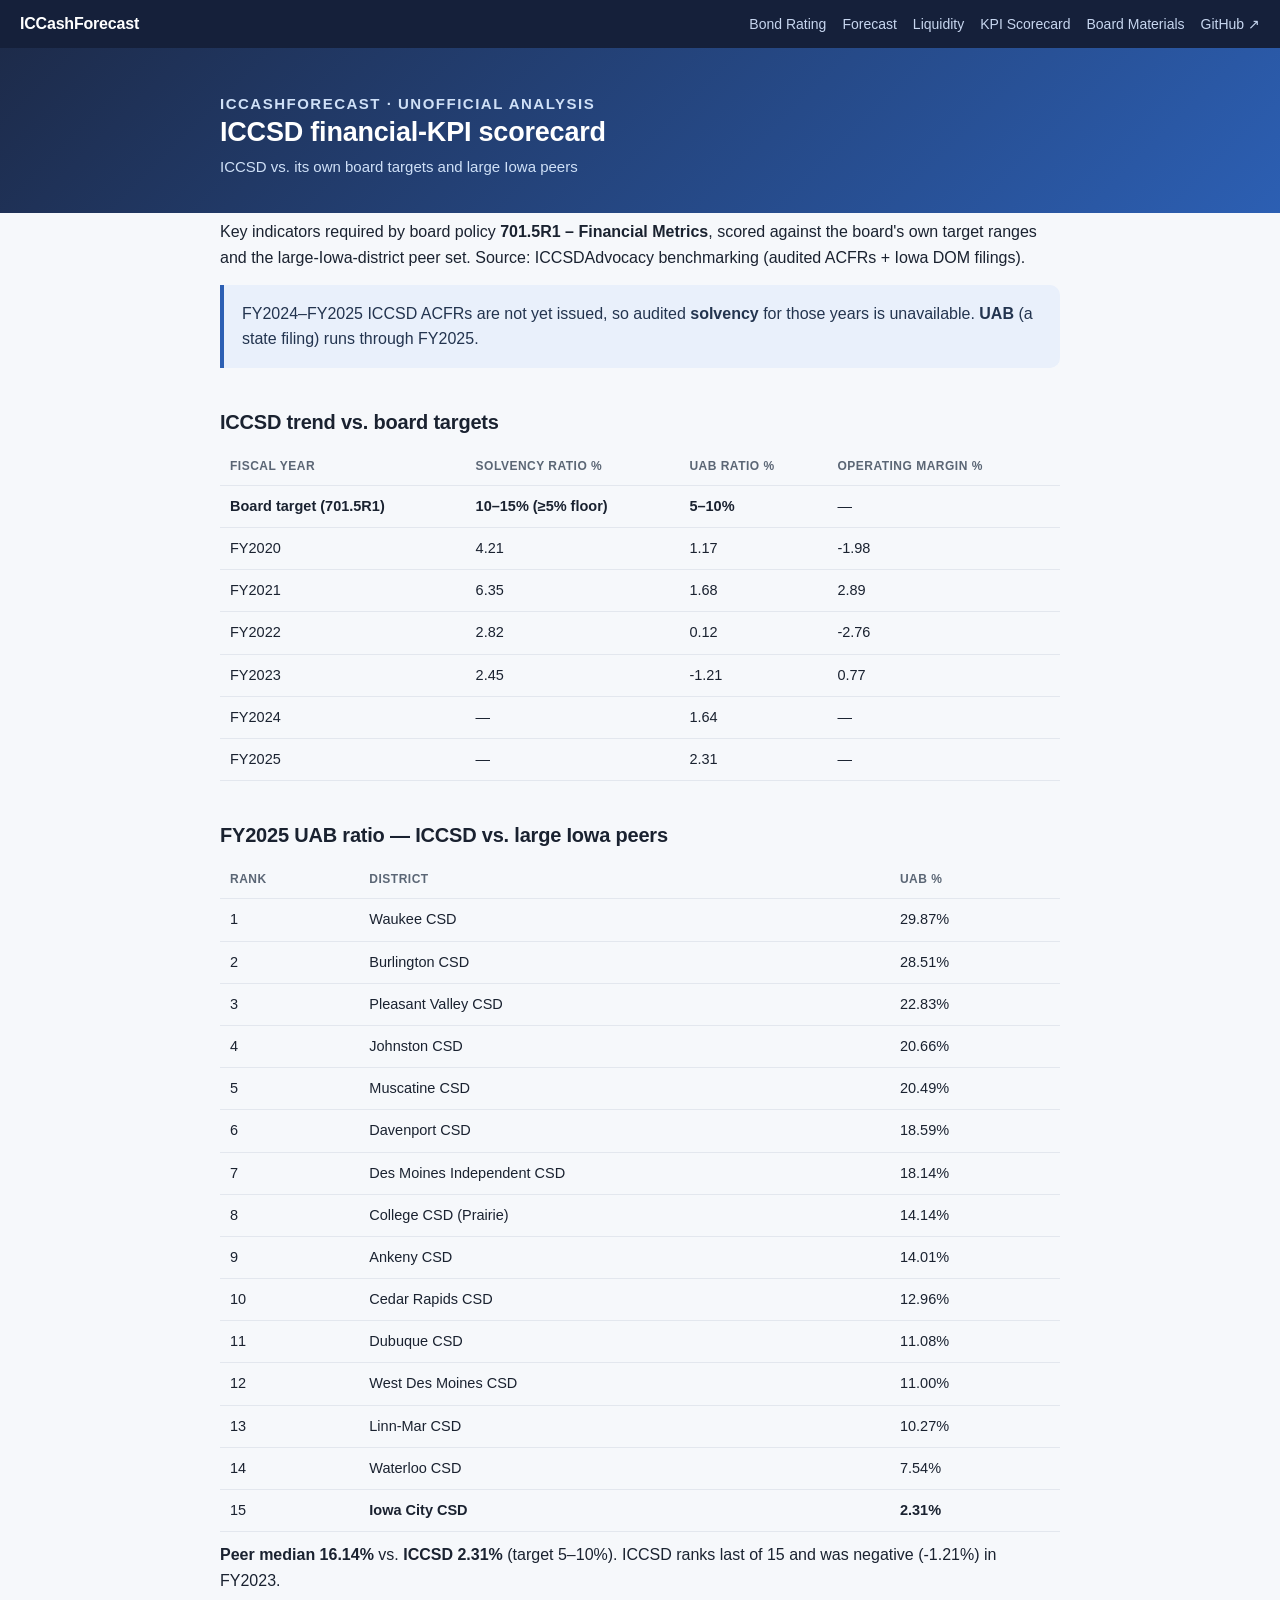
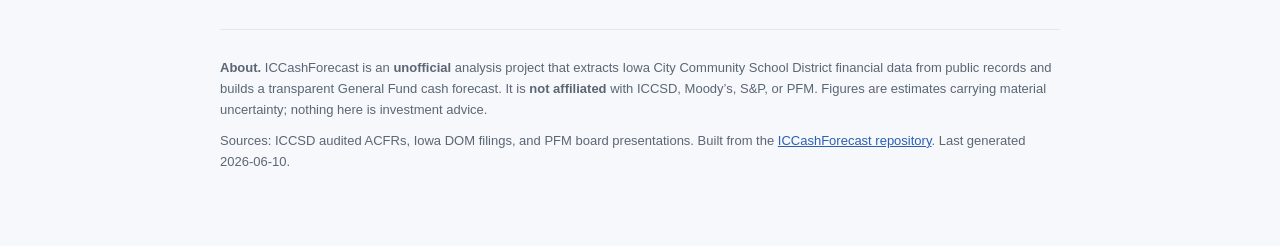
<file: docs/kpi_scorecard.html>
<!DOCTYPE html>
<html lang="en">
<head>
<meta charset="utf-8">
<meta name="viewport" content="width=device-width, initial-scale=1">
<title>ICCSD financial-KPI scorecard — ICCashForecast</title>
<link rel="stylesheet" href="site.css">
</head>
<body>
<nav class="topnav"><a class="brand" href="../index.html">ICCashForecast</a><div class="links"><a href="../index.html">Bond Rating</a><a href="forecast.html">Forecast</a><a href="liquidity.html">Liquidity</a><a href="kpi_scorecard.html" aria-current=page>KPI Scorecard</a><a href="board_materials_triage.html">Board Materials</a><a href="https://github.com/michael480th/ICCashForecast">GitHub ↗</a></div></nav><header class="hero"><div class="wrap"><p class="kicker">ICCashForecast &middot; unofficial analysis</p><h1>ICCSD financial-KPI scorecard</h1><p>ICCSD vs. its own board targets and large Iowa peers</p></div></header><div class="wrap"><main class="content"><p>Key indicators required by board policy <strong>701.5R1 – Financial Metrics</strong>, scored against the board's own target ranges and the large-Iowa-district peer set. Source: ICCSDAdvocacy benchmarking (audited ACFRs + Iowa DOM filings).</p>
<blockquote><p>FY2024–FY2025 ICCSD ACFRs are not yet issued, so audited <strong>solvency</strong> for those years is unavailable. <strong>UAB</strong> (a state filing) runs through FY2025.</p></blockquote>
<h2>ICCSD trend vs. board targets</h2>
<table><thead><tr><th>Fiscal year</th><th>Solvency ratio %</th><th>UAB ratio %</th><th>Operating margin %</th></tr></thead><tbody><tr><td><strong>Board target (701.5R1)</strong></td><td><strong>10–15% (≥5% floor)</strong></td><td><strong>5–10%</strong></td><td>—</td></tr><tr><td>FY2020</td><td>4.21</td><td>1.17</td><td>-1.98</td></tr><tr><td>FY2021</td><td>6.35</td><td>1.68</td><td>2.89</td></tr><tr><td>FY2022</td><td>2.82</td><td>0.12</td><td>-2.76</td></tr><tr><td>FY2023</td><td>2.45</td><td>-1.21</td><td>0.77</td></tr><tr><td>FY2024</td><td>—</td><td>1.64</td><td>—</td></tr><tr><td>FY2025</td><td>—</td><td>2.31</td><td>—</td></tr></tbody></table>
<h2>FY2025 UAB ratio — ICCSD vs. large Iowa peers</h2>
<table><thead><tr><th>Rank</th><th>District</th><th>UAB %</th></tr></thead><tbody><tr><td>1</td><td>Waukee CSD</td><td>29.87%</td></tr><tr><td>2</td><td>Burlington CSD</td><td>28.51%</td></tr><tr><td>3</td><td>Pleasant Valley CSD</td><td>22.83%</td></tr><tr><td>4</td><td>Johnston CSD</td><td>20.66%</td></tr><tr><td>5</td><td>Muscatine CSD</td><td>20.49%</td></tr><tr><td>6</td><td>Davenport CSD</td><td>18.59%</td></tr><tr><td>7</td><td>Des Moines Independent CSD</td><td>18.14%</td></tr><tr><td>8</td><td>College CSD (Prairie)</td><td>14.14%</td></tr><tr><td>9</td><td>Ankeny CSD</td><td>14.01%</td></tr><tr><td>10</td><td>Cedar Rapids CSD</td><td>12.96%</td></tr><tr><td>11</td><td>Dubuque CSD</td><td>11.08%</td></tr><tr><td>12</td><td>West Des Moines CSD</td><td>11.00%</td></tr><tr><td>13</td><td>Linn-Mar CSD</td><td>10.27%</td></tr><tr><td>14</td><td>Waterloo CSD</td><td>7.54%</td></tr><tr><td>15</td><td><strong>Iowa City CSD</strong></td><td><strong>2.31%</strong></td></tr></tbody></table>
<p><strong>Peer median 16.14%</strong> vs. <strong>ICCSD 2.31%</strong> (target 5–10%). ICCSD ranks last of 15 and was negative (-1.21%) in FY2023.</p></main><footer><p><b>About.</b> ICCashForecast is an <b>unofficial</b> analysis project that extracts Iowa City Community School District financial data from public records and builds a transparent General Fund cash forecast. It is <b>not affiliated</b> with ICCSD, Moody&rsquo;s, S&amp;P, or PFM. Figures are estimates carrying material uncertainty; nothing here is investment advice.</p><p class="src">Sources: ICCSD audited ACFRs, Iowa DOM filings, and PFM board presentations. Built from the <a href="https://github.com/michael480th/ICCashForecast">ICCashForecast repository</a>. Last generated 2026-06-10.</p></footer></div>
</body>
</html>
</file>
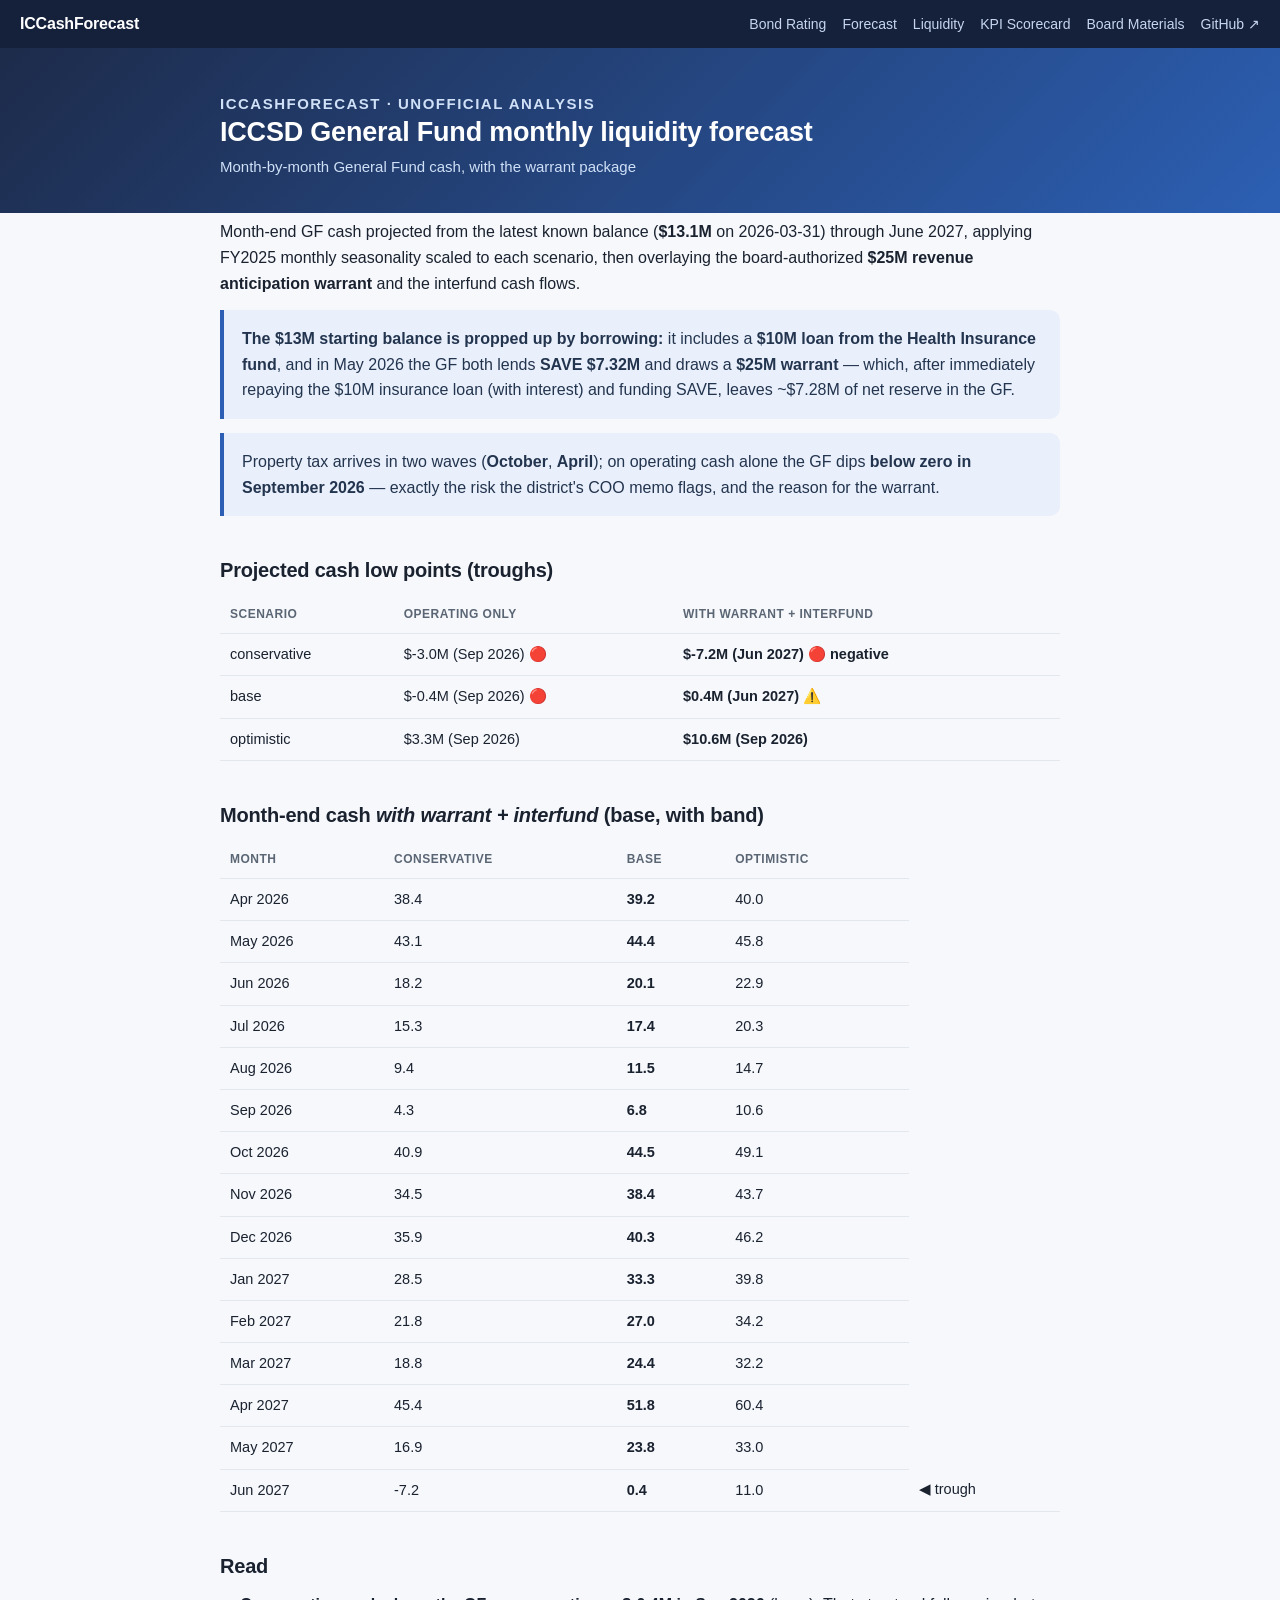
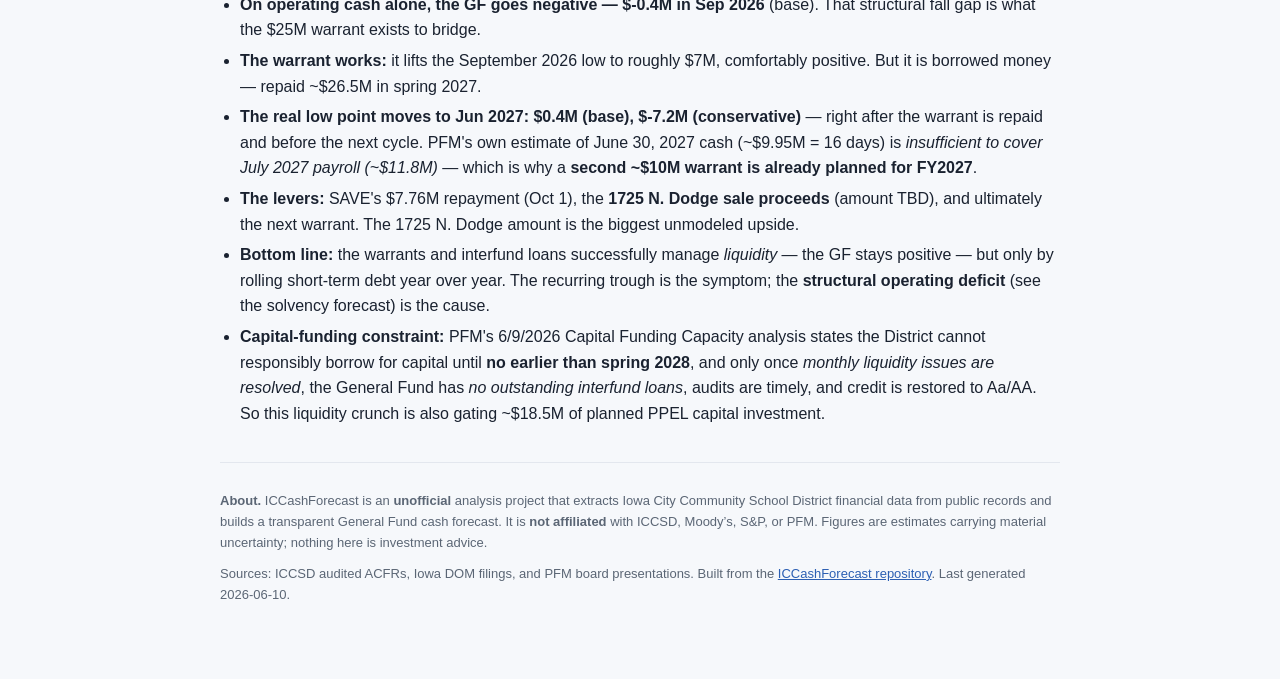
<file: docs/liquidity.html>
<!DOCTYPE html>
<html lang="en">
<head>
<meta charset="utf-8">
<meta name="viewport" content="width=device-width, initial-scale=1">
<title>ICCSD General Fund monthly liquidity forecast — ICCashForecast</title>
<link rel="stylesheet" href="site.css">
</head>
<body>
<nav class="topnav"><a class="brand" href="../index.html">ICCashForecast</a><div class="links"><a href="../index.html">Bond Rating</a><a href="forecast.html">Forecast</a><a href="liquidity.html" aria-current=page>Liquidity</a><a href="kpi_scorecard.html">KPI Scorecard</a><a href="board_materials_triage.html">Board Materials</a><a href="https://github.com/michael480th/ICCashForecast">GitHub ↗</a></div></nav><header class="hero"><div class="wrap"><p class="kicker">ICCashForecast &middot; unofficial analysis</p><h1>ICCSD General Fund monthly liquidity forecast</h1><p>Month-by-month General Fund cash, with the warrant package</p></div></header><div class="wrap"><main class="content"><p>Month-end GF cash projected from the latest known balance (<strong>$13.1M</strong> on 2026-03-31) through June 2027, applying FY2025 monthly seasonality scaled to each scenario, then overlaying the board-authorized <strong>$25M revenue anticipation warrant</strong> and the interfund cash flows.</p>
<blockquote><p><strong>The $13M starting balance is propped up by borrowing:</strong> it includes a <strong>$10M loan from the Health Insurance fund</strong>, and in May 2026 the GF both lends <strong>SAVE $7.32M</strong> and draws a <strong>$25M warrant</strong> — which, after immediately repaying the $10M insurance loan (with interest) and funding SAVE, leaves ~$7.28M of net reserve in the GF.</p></blockquote>
<blockquote><p>Property tax arrives in two waves (<strong>October</strong>, <strong>April</strong>); on operating cash alone the GF dips <strong>below zero in September 2026</strong> — exactly the risk the district's COO memo flags, and the reason for the warrant.</p></blockquote>
<h2>Projected cash low points (troughs)</h2>
<table><thead><tr><th>Scenario</th><th>Operating only</th><th><strong>With warrant + interfund</strong></th></tr></thead><tbody><tr><td>conservative</td><td>$-3.0M (Sep 2026) 🔴</td><td><strong>$-7.2M (Jun 2027)</strong> 🔴 <strong>negative</strong></td></tr><tr><td>base</td><td>$-0.4M (Sep 2026) 🔴</td><td><strong>$0.4M (Jun 2027)</strong> ⚠️</td></tr><tr><td>optimistic</td><td>$3.3M (Sep 2026)</td><td><strong>$10.6M (Sep 2026)</strong></td></tr></tbody></table>
<h2>Month-end cash <em>with warrant + interfund</em> (base, with band)</h2>
<table><thead><tr><th>Month</th><th>Conservative</th><th>Base</th><th>Optimistic</th></tr></thead><tbody><tr><td>Apr 2026</td><td>38.4</td><td><strong>39.2</strong></td><td>40.0</td></tr><tr><td>May 2026</td><td>43.1</td><td><strong>44.4</strong></td><td>45.8</td></tr><tr><td>Jun 2026</td><td>18.2</td><td><strong>20.1</strong></td><td>22.9</td></tr><tr><td>Jul 2026</td><td>15.3</td><td><strong>17.4</strong></td><td>20.3</td></tr><tr><td>Aug 2026</td><td>9.4</td><td><strong>11.5</strong></td><td>14.7</td></tr><tr><td>Sep 2026</td><td>4.3</td><td><strong>6.8</strong></td><td>10.6</td></tr><tr><td>Oct 2026</td><td>40.9</td><td><strong>44.5</strong></td><td>49.1</td></tr><tr><td>Nov 2026</td><td>34.5</td><td><strong>38.4</strong></td><td>43.7</td></tr><tr><td>Dec 2026</td><td>35.9</td><td><strong>40.3</strong></td><td>46.2</td></tr><tr><td>Jan 2027</td><td>28.5</td><td><strong>33.3</strong></td><td>39.8</td></tr><tr><td>Feb 2027</td><td>21.8</td><td><strong>27.0</strong></td><td>34.2</td></tr><tr><td>Mar 2027</td><td>18.8</td><td><strong>24.4</strong></td><td>32.2</td></tr><tr><td>Apr 2027</td><td>45.4</td><td><strong>51.8</strong></td><td>60.4</td></tr><tr><td>May 2027</td><td>16.9</td><td><strong>23.8</strong></td><td>33.0</td></tr><tr><td>Jun 2027</td><td>-7.2</td><td><strong>0.4</strong></td><td>11.0</td><td>◀ trough</td></tr></tbody></table>
<h2>Read</h2>
<ul><li><strong>On operating cash alone, the GF goes negative — $-0.4M in Sep 2026</strong> (base). That structural fall gap is what the $25M warrant exists to bridge.</li><li><strong>The warrant works:</strong> it lifts the September 2026 low to roughly $7M, comfortably positive. But it is borrowed money — repaid ~$26.5M in spring 2027.</li><li><strong>The real low point moves to Jun 2027: $0.4M (base), $-7.2M (conservative)</strong> — right after the warrant is repaid and before the next cycle. PFM's own estimate of June 30, 2027 cash (~$9.95M = 16 days) is <em>insufficient to cover July 2027 payroll (~$11.8M)</em> — which is why a <strong>second ~$10M warrant is already planned for FY2027</strong>.</li><li><strong>The levers:</strong> SAVE's $7.76M repayment (Oct 1), the <strong>1725 N. Dodge sale proceeds</strong> (amount TBD), and ultimately the next warrant. The 1725 N. Dodge amount is the biggest unmodeled upside.</li><li><strong>Bottom line:</strong> the warrants and interfund loans successfully manage <em>liquidity</em> — the GF stays positive — but only by rolling short-term debt year over year. The recurring trough is the symptom; the <strong>structural operating deficit</strong> (see the solvency forecast) is the cause.</li><li><strong>Capital-funding constraint:</strong> PFM's 6/9/2026 Capital Funding Capacity analysis states the District cannot responsibly borrow for capital until <strong>no earlier than spring 2028</strong>, and only once <em>monthly liquidity issues are resolved</em>, the General Fund has <em>no outstanding interfund loans</em>, audits are timely, and credit is restored to Aa/AA. So this liquidity crunch is also gating ~$18.5M of planned PPEL capital investment.</li></ul></main><footer><p><b>About.</b> ICCashForecast is an <b>unofficial</b> analysis project that extracts Iowa City Community School District financial data from public records and builds a transparent General Fund cash forecast. It is <b>not affiliated</b> with ICCSD, Moody&rsquo;s, S&amp;P, or PFM. Figures are estimates carrying material uncertainty; nothing here is investment advice.</p><p class="src">Sources: ICCSD audited ACFRs, Iowa DOM filings, and PFM board presentations. Built from the <a href="https://github.com/michael480th/ICCashForecast">ICCashForecast repository</a>. Last generated 2026-06-10.</p></footer></div>
</body>
</html>
</file>
<file: docs/site.css>
/* ICCashForecast — shared site styles */
:root{
  --ink:#1a2230; --muted:#5b6675; --line:#e3e7ee; --bg:#f6f8fb; --card:#fff;
  --green:#1f9d68; --green-bg:#e7f6ee; --yellow:#caa12a; --yellow-bg:#fbf4dc;
  --orange:#d9822b; --orange-bg:#fbeede; --red:#c64236; --red-bg:#fae9e7;
  --gray:#8a93a3; --gray-bg:#eef1f5; --blue:#2c5fb3; --blue-bg:#e9f0fb;
}
*{box-sizing:border-box}
body{margin:0;background:var(--bg);color:var(--ink);
  font:16px/1.6 -apple-system,BlinkMacSystemFont,"Segoe UI",Roboto,Helvetica,Arial,sans-serif;}
.wrap{max-width:880px;margin:0 auto;padding:0 20px 64px;}

/* top nav */
.topnav{background:#15203a;color:#fff;position:sticky;top:0;z-index:10;
  display:flex;flex-wrap:wrap;align-items:center;gap:6px 18px;padding:11px 20px;}
.topnav .brand{font-weight:800;color:#fff;text-decoration:none;font-size:16px;margin-right:auto;letter-spacing:-.2px}
.topnav .links{display:flex;flex-wrap:wrap;gap:4px 16px}
.topnav a{color:#c7d6ef;text-decoration:none;font-size:14px}
.topnav a:hover{color:#fff}

/* hero header */
header.hero{background:linear-gradient(135deg,#1d2b4a,#2c5fb3);color:#fff;padding:40px 0 34px;}
header.hero .wrap{padding-bottom:0}
h1{margin:0 0 6px;font-size:27px;line-height:1.25;letter-spacing:-.2px}
header.hero p{margin:4px 0 0;color:#cfe0f7;font-size:15px}
.kicker{text-transform:uppercase;letter-spacing:1.5px;font-size:12px;color:#9db8e4;margin:0 0 10px;font-weight:600}

h2{font-size:20px;margin:38px 0 10px;letter-spacing:-.2px}
h3{font-size:15px;margin:20px 0 6px;color:var(--muted);text-transform:uppercase;letter-spacing:.5px}
h4{font-size:15px;margin:16px 0 4px}
a{color:var(--blue)}
p{margin:10px 0}

.card{background:var(--card);border:1px solid var(--line);border-radius:12px;padding:20px 22px;margin:16px 0;
  box-shadow:0 1px 2px rgba(20,30,50,.04)}
.disclaimer{background:#fff8e9;border:1px solid #f0d896;border-radius:12px;padding:16px 20px;margin:22px 0;font-size:14.5px}
.disclaimer b{color:#9a6a00}
.q{background:var(--blue-bg);border-left:4px solid var(--blue);border-radius:0 10px 10px 0;padding:14px 20px;margin:16px 0}

table{width:100%;border-collapse:collapse;margin:10px 0;font-size:14.5px}
th,td{text-align:left;padding:9px 10px;border-bottom:1px solid var(--line);vertical-align:top}
th{font-size:12px;text-transform:uppercase;letter-spacing:.5px;color:var(--muted)}
td.w{white-space:nowrap;font-variant-numeric:tabular-nums}
code{background:#eef1f5;border-radius:5px;padding:1px 5px;font-size:13px;
  font-family:ui-monospace,SFMono-Regular,Menlo,Consolas,monospace}
blockquote{margin:14px 0;background:var(--blue-bg);border-left:4px solid var(--blue);
  border-radius:0 10px 10px 0;padding:10px 18px;color:#23344f}
blockquote p{margin:6px 0}
hr{border:0;border-top:1px solid var(--line);margin:26px 0}

.pill{display:inline-block;padding:2px 9px;border-radius:999px;font-size:12.5px;font-weight:700;white-space:nowrap}
.p-green{background:var(--green-bg);color:var(--green)}
.p-yellow{background:var(--yellow-bg);color:#9a7a10}
.p-orange{background:var(--orange-bg);color:var(--orange)}
.p-red{background:var(--red-bg);color:var(--red)}
.p-gray{background:var(--gray-bg);color:var(--gray)}
.p-blue{background:var(--blue-bg);color:var(--blue)}

/* probability bars (bond rating page) */
.bar{display:flex;align-items:center;gap:12px;margin:8px 0}
.bar .lbl{flex:0 0 188px;font-size:14px}
.bar .lbl small{display:block;color:var(--muted);font-size:12px;font-weight:400}
.bar .track{flex:1;background:#eef1f5;border-radius:6px;height:26px;position:relative;overflow:hidden}
.bar .fill{height:100%;border-radius:6px;display:flex;align-items:center;justify-content:flex-end;
  padding-right:8px;color:#fff;font-size:13px;font-weight:700;min-width:34px}
.f-green{background:var(--green)} .f-blue{background:var(--blue)}
.f-yellow{background:var(--yellow)} .f-orange{background:var(--orange)} .f-gray{background:var(--gray)}
.callout{background:var(--green-bg);border:1px solid #bfe6cf;border-radius:12px;padding:18px 22px;margin:18px 0}
.callout .big{font-size:30px;font-weight:800;color:#15784f;letter-spacing:-.5px}

.two{display:grid;grid-template-columns:1fr 1fr;gap:16px}
.two .card{margin:0}
.up{border-top:3px solid var(--green)} .down{border-top:3px solid var(--red)}
ul,ol{margin:8px 0;padding-left:20px} li{margin:5px 0}
.scale{display:flex;flex-wrap:wrap;gap:6px;margin:10px 0}
.scale span{padding:5px 10px;border-radius:7px;font-size:13px;font-weight:700}

/* landing-page finding cards */
.grid{display:grid;grid-template-columns:1fr 1fr;gap:16px;margin:18px 0}
.finding{background:var(--card);border:1px solid var(--line);border-radius:12px;padding:18px 20px;
  box-shadow:0 1px 2px rgba(20,30,50,.04);display:flex;flex-direction:column}
.finding .num{font-size:26px;font-weight:800;letter-spacing:-.5px;margin:2px 0 2px}
.finding .lab{font-size:12px;text-transform:uppercase;letter-spacing:.6px;color:var(--muted);font-weight:700}
.finding p{font-size:14px;color:#384356;margin:6px 0 10px}
.finding a{font-size:13.5px;font-weight:600;text-decoration:none;margin-top:auto}
.n-red{color:var(--red)} .n-orange{color:var(--orange)} .n-blue{color:var(--blue)} .n-green{color:var(--green)}

.content :first-child{margin-top:6px}

/* ribbon: two featured tiles at the top of the forecast page */
.ribbon-band{background:var(--blue-bg);border:1px solid #d3e0f5;border-radius:14px;padding:13px;margin:20px 0 26px}
.ribbon{display:grid;grid-template-columns:1fr 1fr;gap:12px}
.ribbon .tile{display:block;text-decoration:none;color:inherit;background:var(--card);
  border:1px solid var(--line);border-radius:11px;padding:16px 18px;transition:border-color .12s,box-shadow .12s}
.ribbon .tile:hover{border-color:var(--blue);box-shadow:0 2px 10px rgba(30,60,120,.10)}
.ribbon .tile.accent{border-left:4px solid var(--blue)}
.ribbon .eyebrow{font-size:11.5px;text-transform:uppercase;letter-spacing:.7px;color:var(--muted);font-weight:700}
.ribbon .h{font-size:17px;font-weight:800;margin:4px 0 3px;letter-spacing:-.2px}
.ribbon .sub{font-size:13.5px;color:#384356;margin:0}
.ribbon .go{font-size:13px;color:var(--blue);font-weight:700;margin-top:9px;display:inline-block}

footer{color:var(--muted);font-size:13px;border-top:1px solid var(--line);margin-top:36px;padding-top:18px}
.src{font-size:13px;color:var(--muted)}
@media(max-width:620px){.two,.grid{grid-template-columns:1fr}.bar .lbl{flex-basis:130px}}
</file>
